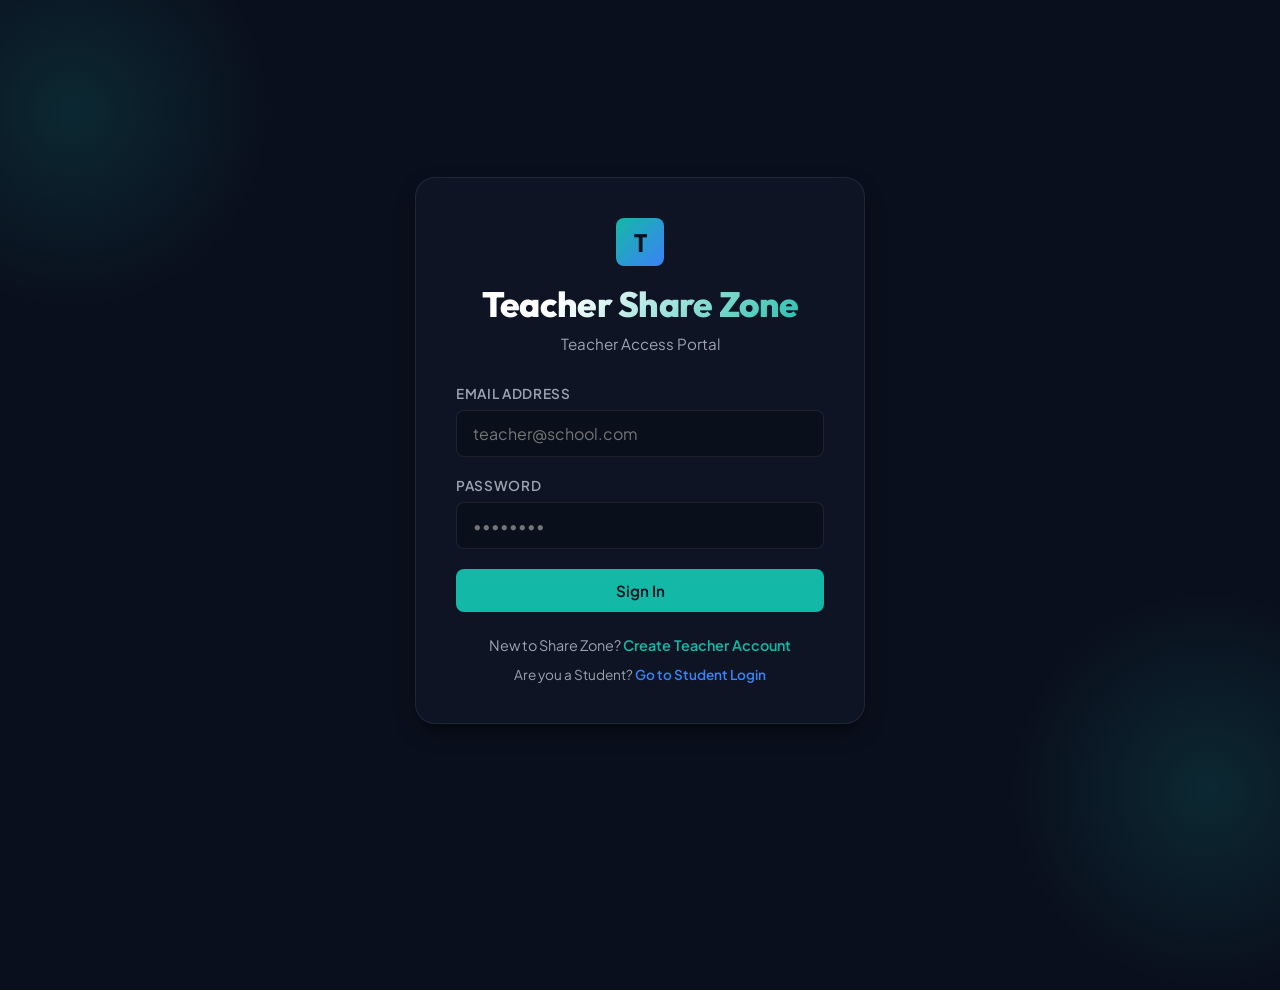
<file: index.html>
<!DOCTYPE html>
<html lang="en">
<head>
  <meta charset="UTF-8">
  <meta name="viewport" content="width=device-width, initial-scale=1.0">
  <title>Teacher Share Zone - Portal</title>
  <link rel="stylesheet" href="css/styles.css">
</head>
<body>
  <div class="auth-wrapper">
    <div class="auth-container glass-card" id="auth-card">
      <div class="logo-icon" style="margin: 0 auto 16px; width: 48px; height: 48px; font-size: 1.5rem;">T</div>
      <h1 class="auth-logo">Teacher Share Zone</h1>
      <p class="auth-subtitle" id="auth-subtitle">Teacher Access Portal</p>

      <form id="auth-form" onsubmit="handleAuth(event)">
        <div class="form-group">
          <label class="form-label" for="email">Email Address</label>
          <input class="form-input" type="email" id="email" required placeholder="teacher@school.com">
        </div>
        <div class="form-group">
          <label class="form-label" for="password">Password</label>
          <input class="form-input" type="password" id="password" required placeholder="••••••••">
        </div>
        <button class="btn btn-primary btn-block" type="submit" id="submit-btn">
          <span>Sign In</span>
          <div class="spinner" id="btn-spinner" style="display: none; width: 18px; height: 18px; border-width: 2px;"></div>
        </button>
      </form>

      <div class="auth-switch">
        <span id="switch-text">New to Share Zone?</span>
        <a href="#" id="switch-link" onclick="toggleAuthMode(event)">Create Teacher Account</a>
      </div>

      <div class="auth-switch" style="margin-top: 12px; font-size: 0.85rem;">
        <span>Are you a Student?</span>
        <a href="student-login.html" style="color: var(--accent-blue);">Go to Student Login</a>
      </div>
    </div>
  </div>

  <div class="toast-container" id="toast-container"></div>

  <!-- Scripts -->
  <script src="js/supabase-client.js"></script>
  <script>
    let isSignUp = false;

    // Toast message helper
    function showToast(message, type = 'success') {
      const container = document.getElementById('toast-container');
      const toast = document.createElement('div');
      toast.className = `toast toast-${type}`;
      toast.innerHTML = `
        <span>${message}</span>
      `;
      container.appendChild(toast);
      
      // trigger slide-in
      setTimeout(() => toast.classList.add('active'), 10);
      
      // auto-dismiss
      setTimeout(() => {
        toast.classList.remove('active');
        setTimeout(() => toast.remove(), 300);
      }, 3500);
    }

    // Toggle between login and signup modes
    function toggleAuthMode(e) {
      if (e) e.preventDefault();
      isSignUp = !isSignUp;
      
      const subtitle = document.getElementById('auth-subtitle');
      const submitBtn = document.getElementById('submit-btn').querySelector('span');
      const switchText = document.getElementById('switch-text');
      const switchLink = document.getElementById('switch-link');
      
      if (isSignUp) {
        subtitle.textContent = "Create Teacher Account";
        submitBtn.textContent = "Register Account";
        switchText.textContent = "Already have an account?";
        switchLink.textContent = "Sign In instead";
      } else {
        subtitle.textContent = "Teacher Access Portal";
        submitBtn.textContent = "Sign In";
        switchText.textContent = "New to Share Zone?";
        switchLink.textContent = "Create Teacher Account";
      }
    }

    // Handle Auth Submission
    async function handleAuth(e) {
      e.preventDefault();
      const email = document.getElementById('email').value.trim();
      const password = document.getElementById('password').value;
      const submitBtn = document.getElementById('submit-btn');
      const spinner = document.getElementById('btn-spinner');
      
      // Show loading
      submitBtn.disabled = true;
      spinner.style.display = 'block';
      
      try {
        if (isSignUp) {
          await db.signUp(email, password);
          showToast("Registration successful! Logging in...", "success");
          setTimeout(() => {
            window.location.href = 'teacher-dashboard.html';
          }, 1000);
        } else {
          await db.signIn(email, password);
          showToast("Logged in successfully!", "success");
          setTimeout(() => {
            window.location.href = 'teacher-dashboard.html';
          }, 1000);
        }
      } catch (err) {
        showToast(err.message || "Authentication failed", "error");
        submitBtn.disabled = false;
        spinner.style.display = 'none';
      }
    }

    // Redirect if already logged in
    window.addEventListener('DOMContentLoaded', () => {
      if (db.isLoggedIn()) {
        window.location.href = 'teacher-dashboard.html';
      }
    });
  </script>
</body>
</html>
</file>
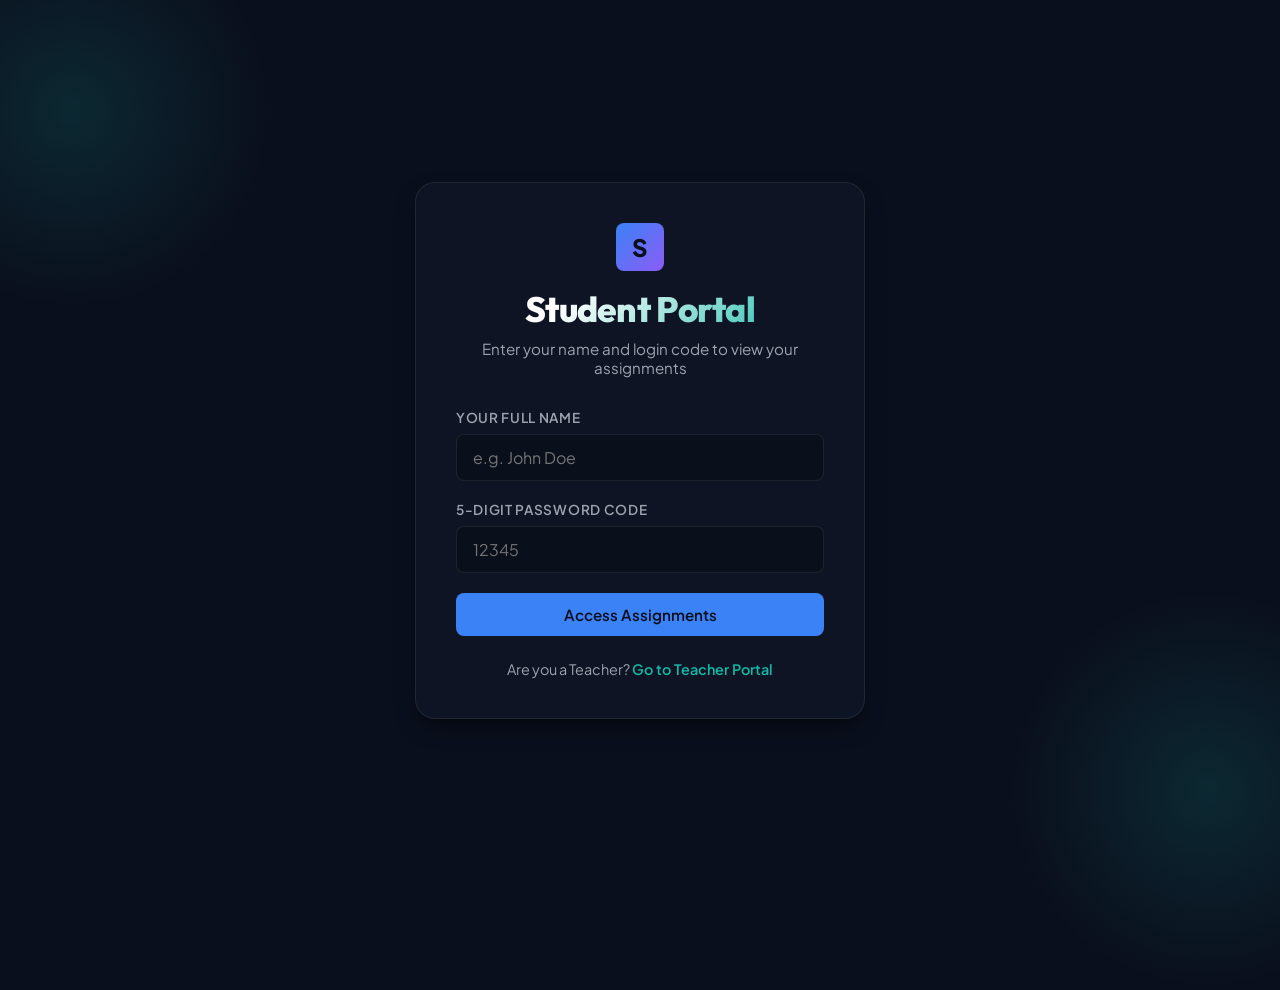
<file: student-login.html>
<!DOCTYPE html>
<html lang="en">
<head>
  <meta charset="UTF-8">
  <meta name="viewport" content="width=device-width, initial-scale=1.0">
  <title>Teacher Share Zone - Student Login</title>
  <link rel="stylesheet" href="css/styles.css">
</head>
<body>
  <div class="auth-wrapper">
    <div class="auth-container glass-card">
      <div class="logo-icon" style="margin: 0 auto 16px; width: 48px; height: 48px; background: linear-gradient(135deg, var(--accent-blue), var(--accent-purple)); font-size: 1.5rem;">S</div>
      <h1 class="auth-logo">Student Portal</h1>
      <p class="auth-subtitle">Enter your name and login code to view your assignments</p>

      <form id="student-login-form" onsubmit="handleStudentLogin(event)">
        <div class="form-group">
          <label class="form-label" for="student-name">Your Full Name</label>
          <input class="form-input" type="text" id="student-name" required placeholder="e.g. John Doe">
        </div>
        <div class="form-group">
          <label class="form-label" for="student-password">5-Digit Password Code</label>
          <input class="form-input" type="password" id="student-password" required maxlength="5" pattern="\d{5}" placeholder="12345" inputmode="numeric">
        </div>
        <button class="btn btn-primary btn-block" type="submit" id="submit-btn" style="background: var(--accent-blue);">
          <span>Access Assignments</span>
          <div class="spinner" id="btn-spinner" style="display: none; width: 18px; height: 18px; border-width: 2px; border-top-color: var(--accent-blue);"></div>
        </button>
      </form>

      <div class="auth-switch">
        <span>Are you a Teacher?</span>
        <a href="index.html" style="color: var(--accent-teal);">Go to Teacher Portal</a>
      </div>
    </div>
  </div>

  <div class="toast-container" id="toast-container"></div>

  <!-- Scripts -->
  <script src="js/supabase-client.js"></script>
  <script>
    function showToast(message, type = 'success') {
      const container = document.getElementById('toast-container');
      const toast = document.createElement('div');
      toast.className = `toast toast-${type}`;
      toast.innerHTML = `<span>${message}</span>`;
      container.appendChild(toast);
      setTimeout(() => toast.classList.add('active'), 10);
      setTimeout(() => {
        toast.classList.remove('active');
        setTimeout(() => toast.remove(), 300);
      }, 3500);
    }

    async function handleStudentLogin(e) {
      if (e) e.preventDefault();
      const name = document.getElementById('student-name').value.trim();
      const password = document.getElementById('student-password').value.trim();
      const submitBtn = document.getElementById('submit-btn');
      const spinner = document.getElementById('btn-spinner');

      submitBtn.disabled = true;
      spinner.style.display = 'block';

      try {
        // Find student in DB by name and password
        // The RLS policy allows public read of students for verification
        const nameEncoded = encodeURIComponent(name);
        const students = await db.request(`/rest/v1/students?name=ilike.${nameEncoded}&password=eq.${password}`);
        const student = students[0];

        if (!student) {
          throw new Error("Invalid student name or password code. Please check spelling.");
        }

        // Store credentials in localStorage for session handling
        localStorage.setItem('student.session', JSON.stringify({
          id: student.id,
          name: student.name,
          class_id: student.class_id
        }));

        showToast("Access granted! Opening student viewer...", "success");
        setTimeout(() => {
          window.location.href = 'student-view.html';
        }, 1000);
      } catch (err) {
        showToast(err.message || "Student login failed", "error");
        submitBtn.disabled = false;
        spinner.style.display = 'none';
      }
    }

    // Auto-login via Direct URL params
    // Format: student-login.html?token=OBFUSCATED_TOKEN or student-login.html?name=John%20Doe&code=12345
    window.addEventListener('DOMContentLoaded', () => {
      const params = new URLSearchParams(window.location.search);
      const token = params.get('token');
      const name = params.get('name');
      const code = params.get('code');

      if (token) {
        const decrypted = window.deobfuscateParams(token);
        if (decrypted && decrypted.studentName && decrypted.password) {
          document.getElementById('student-name').value = decrypted.studentName;
          document.getElementById('student-password').value = decrypted.password;
          handleStudentLogin();
        }
      } else if (name && code) {
        document.getElementById('student-name').value = name;
        document.getElementById('student-password').value = code;
        handleStudentLogin();
      }
    });
  </script>
</body>
</html>
</file>
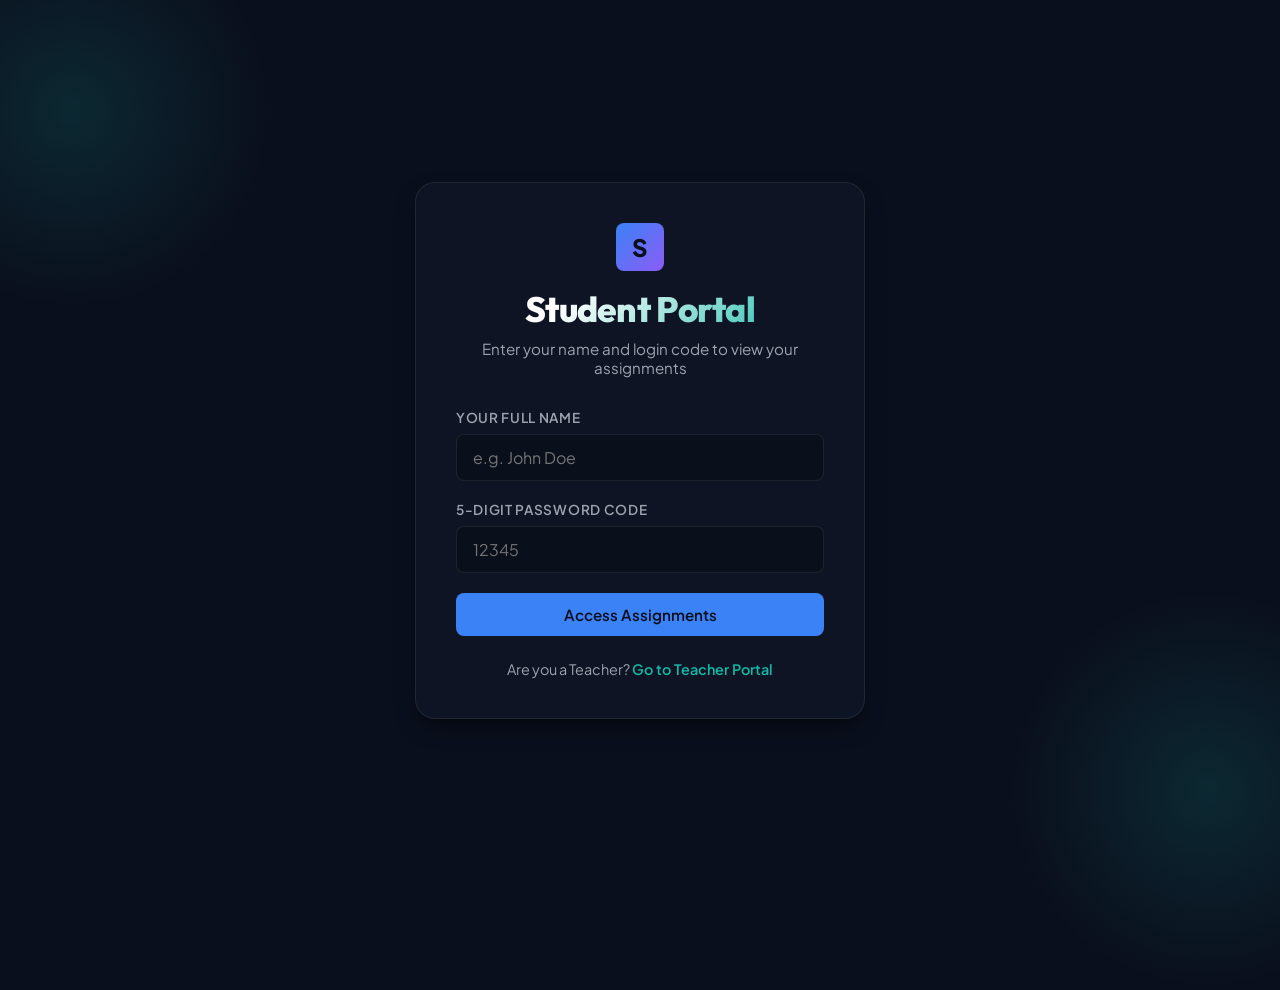
<file: student-view.html>
<!DOCTYPE html>
<html lang="en">
<head>
  <meta charset="UTF-8">
  <meta name="viewport" content="width=device-width, initial-scale=1.0">
  <title>Student Portal - Teacher Share Zone</title>
  <link rel="stylesheet" href="css/styles.css">
  <link rel="stylesheet" href="https://cdnjs.cloudflare.com/ajax/libs/font-awesome/6.4.0/css/all.min.css">
  <style>
    /* Upload Confirmation Modal */
    .confirm-overlay {
      position: fixed; inset: 0; z-index: 9999;
      background: rgba(0,0,0,0.7); backdrop-filter: blur(6px);
      display: flex; align-items: center; justify-content: center;
      animation: fadeIn 0.2s ease;
    }
    .confirm-dialog {
      background: var(--bg-secondary); border: 1px solid var(--border-primary);
      border-radius: 16px; padding: 28px; max-width: 560px; width: 92%;
      max-height: 80vh; overflow-y: auto; box-shadow: 0 20px 60px rgba(0,0,0,0.5);
    }
    .confirm-dialog h3 { font-family: var(--font-display); margin-bottom: 16px; }
    .confirm-preview-grid {
      display: grid; grid-template-columns: repeat(auto-fill, minmax(100px, 1fr));
      gap: 10px; margin: 16px 0;
    }
    .confirm-preview-item {
      position: relative; border-radius: 10px; overflow: hidden;
      border: 1px solid var(--border-primary); aspect-ratio: 1;
    }
    .confirm-preview-item img {
      width: 100%; height: 100%; object-fit: cover;
    }
    .confirm-preview-item .page-badge {
      position: absolute; bottom: 4px; right: 4px;
      background: rgba(0,0,0,0.7); color: #fff;
      font-size: 0.65rem; padding: 2px 6px; border-radius: 6px;
    }
    .confirm-actions {
      display: flex; gap: 12px; justify-content: flex-end; margin-top: 20px;
    }

    /* Create Group Modal */
    .create-group-overlay {
      position: fixed; inset: 0; z-index: 9999;
      background: rgba(0,0,0,0.7); backdrop-filter: blur(6px);
      display: flex; align-items: center; justify-content: center;
      animation: fadeIn 0.2s ease;
    }
    .create-group-dialog {
      background: var(--bg-secondary); border: 1px solid var(--border-primary);
      border-radius: 16px; padding: 28px; max-width: 440px; width: 92%;
      box-shadow: 0 20px 60px rgba(0,0,0,0.5);
    }
    .create-group-dialog h3 { font-family: var(--font-display); margin-bottom: 16px; }
    .create-group-dialog input {
      width: 100%; padding: 12px 16px; border-radius: 10px;
      border: 1px solid var(--border-primary); background: var(--bg-tertiary);
      color: var(--text-primary); font-size: 1rem; margin-bottom: 16px;
      outline: none; transition: border-color 0.2s;
    }
    .create-group-dialog input:focus { border-color: var(--accent-blue); }

    /* Student-created badge */
    .badge-student-group {
      background: linear-gradient(135deg, var(--accent-blue), var(--accent-purple));
      color: #fff; font-size: 0.65rem; padding: 3px 8px; border-radius: 8px;
      display: inline-block; margin-top: 4px;
    }
  </style>
</head>
<body style="background-color: var(--bg-primary);">

  <!-- Student Header -->
  <header class="student-header">
    <div style="display: flex; align-items: center; gap: 12px;">
      <div class="logo-icon" style="background: linear-gradient(135deg, var(--accent-blue), var(--accent-purple));">S</div>
      <div>
        <h2 style="font-family: var(--font-display); font-size: 1.25rem;" id="student-welcome-name">Student Portal</h2>
        <span style="font-size: 0.85rem; color: var(--text-secondary);" id="student-class-badge">Class</span>
      </div>
    </div>
    <button class="btn btn-secondary btn-sm" onclick="studentLogout()">
      <i class="fa-solid fa-right-from-bracket"></i> Exit Portal
    </button>
  </header>

  <!-- Main View -->
  <main class="main-content" style="max-width: 1200px;">
    <!-- Group Cards View -->
    <div id="groups-list-view">
      <div style="display: flex; align-items: center; justify-content: space-between; margin-bottom: 24px; flex-wrap: wrap; gap: 12px;">
        <h2 style="font-family: var(--font-display);">Your Shared Assignments</h2>
        <button class="btn btn-primary btn-sm" id="create-group-btn" style="display: none; background: var(--accent-blue);" onclick="openCreateGroupModal()">
          <i class="fa-solid fa-folder-plus"></i> Create Image Group
        </button>
      </div>
      <div class="grid" id="shared-groups-grid">
        <!-- Filled dynamically -->
      </div>
    </div>

    <!-- Gallery Detail View (images inside selected group) -->
    <div id="gallery-detail-view" style="display: none;">
      <div style="display: flex; align-items: center; justify-content: space-between; margin-bottom: 24px; flex-wrap: wrap; gap: 12px;">
        <div style="display: flex; align-items: center; gap: 16px;">
          <button class="btn btn-secondary btn-sm" onclick="goBackToGroups()">
            <i class="fa-solid fa-arrow-left"></i> Back to Assignments
          </button>
          <h2 id="gallery-group-title" style="font-family: var(--font-display);">Assignment Details</h2>
        </div>
        <div id="student-upload-section" style="display: none;">
          <input type="file" id="student-file-input" accept="image/*" multiple style="display: none;" onchange="handleStudentFileSelect(event)">
          <button class="btn btn-primary btn-sm" onclick="document.getElementById('student-file-input').click()" style="background: var(--accent-blue);">
            <i class="fa-solid fa-upload"></i> Upload Your Work
          </button>
        </div>
      </div>

      <div id="student-upload-progress" style="display: none; margin-bottom: 24px; padding: 16px;" class="glass-card">
        <div style="display: flex; justify-content: space-between; margin-bottom: 8px; font-size: 0.9rem;">
          <span id="student-upload-status">Uploading image...</span>
          <span id="student-upload-percent">0%</span>
        </div>
        <div style="background: var(--bg-tertiary); height: 8px; border-radius: 4px; overflow: hidden;">
          <div id="student-upload-progress-bar" style="background: var(--accent-blue); height: 100%; width: 0%; transition: width 0.1s ease;"></div>
        </div>
      </div>

      <div class="image-gallery-grid" id="gallery-images-grid">
        <!-- Thumbnails of assignment images -->
      </div>
    </div>
  </main>

  <!-- Fullscreen Student Zoom & Annotation Viewer Modal -->
  <div class="annotation-modal" id="student-viewer-modal" style="display: none; background: #000;">
    <div class="annotation-toolbar">
      <div class="tool-group">
        <button class="btn btn-secondary btn-sm" onclick="closeStudentViewer()">
          <i class="fa-solid fa-xmark"></i> Close Viewer
        </button>
        <span id="viewer-image-index" style="color: var(--text-secondary); font-size: 0.9rem;">Image 1 of 1</span>
      </div>

      <!-- Zoom and reset controls -->
      <div class="tool-group">
        <button class="tool-btn" onclick="zoomViewer.zoom = Math.min(zoomViewer.zoom + 0.2, 4); zoomViewer.applyTransform();" title="Zoom In">
          <i class="fa-solid fa-magnifying-glass-plus"></i>
        </button>
        <button class="tool-btn" onclick="zoomViewer.zoom = Math.max(zoomViewer.zoom - 0.2, 0.5); zoomViewer.applyTransform();" title="Zoom Out">
          <i class="fa-solid fa-magnifying-glass-minus"></i>
        </button>
        <button class="tool-btn" onclick="zoomViewer.reset()" title="Reset Zoom">
          <i class="fa-solid fa-expand"></i>
        </button>
      </div>

      <!-- Prev / Next navigation -->
      <div class="tool-group">
        <button class="btn btn-secondary btn-sm" onclick="navigateImage(-1)" id="btn-prev-img">
          <i class="fa-solid fa-chevron-left"></i> Prev
        </button>
        <button class="btn btn-secondary btn-sm" onclick="navigateImage(1)" id="btn-next-img">
          Next <i class="fa-solid fa-chevron-right"></i>
        </button>
      </div>
    </div>

    <!-- Viewer viewport container -->
    <div class="viewer-main" id="viewer-viewport">
      <!-- Target of Zoom & Pan -->
      <div class="viewer-image-container" id="viewer-pan-target">
        <img class="viewer-image" id="viewer-img" src="" alt="assignment image">
        <canvas class="viewer-canvas" id="viewer-overlay-canvas"></canvas>
      </div>
    </div>
  </div>

  <div class="toast-container" id="toast-container"></div>

  <!-- Scripts -->
  <script src="js/supabase-client.js"></script>
  <script src="js/cloudinary-upload.js"></script>
  <script src="js/annotation-engine.js"></script>
  <script>
    let studentSession = null;
    let sharedGroups = [];
    let currentImages = [];
    let currentImageIndex = 0;
    let zoomViewer = null;
    let currentViewingGroup = null;
    let pendingUploadFiles = []; // files waiting for confirmation

    function showToast(message, type = 'success') {
      const container = document.getElementById('toast-container');
      const toast = document.createElement('div');
      toast.className = `toast toast-${type}`;
      toast.innerHTML = `<span>${message}</span>`;
      container.appendChild(toast);
      setTimeout(() => toast.classList.add('active'), 10);
      setTimeout(() => {
        toast.classList.remove('active');
        setTimeout(() => toast.remove(), 300);
      }, 3500);
    }

    // ───────── Auth & Init ─────────
    window.addEventListener('DOMContentLoaded', () => {
      studentSession = JSON.parse(localStorage.getItem('student.session'));
      if (!studentSession) {
        window.location.href = 'student-login.html';
        return;
      }

      document.getElementById('student-welcome-name').textContent = studentSession.name;
      loadSharedGroups();
      checkStudentNotifications();
      checkUploadPermissions();
    });

    function studentLogout() {
      localStorage.removeItem('student.session');
      window.location.href = 'student-login.html';
    }

    // Check if this student is allowed to upload and show the create group button
    async function checkUploadPermissions() {
      try {
        const studentDetails = await db.getStudentDetails(studentSession.id);
        const info = studentDetails[0];
        const classEnabled = info.classes?.student_uploads_enabled !== false;
        const studentEnabled = info.uploads_enabled !== false;
        if (classEnabled && studentEnabled) {
          document.getElementById('create-group-btn').style.display = 'inline-flex';
        }
      } catch (e) {
        console.error("Failed to check upload permissions", e);
      }
    }

    // Check notifications for student updates
    async function checkStudentNotifications() {
      try {
        const notifs = await db.getNotifications(null, studentSession.id);
        if (notifs.length > 0) {
          showToast("New corrections or assignment updates available!", "info");
          await db.markNotificationsAsRead(null, studentSession.id);
        }
      } catch (e) {
        console.error("Failed to check notifications", e);
      }
    }

    // ───────── Load Groups with IndexedDB Caching ─────────
    async function loadSharedGroups(forceRefresh = false) {
      const grid = document.getElementById('shared-groups-grid');
      grid.innerHTML = '<div class="spinner" style="margin: 0 auto; grid-column: 1/-1;"></div>';

      try {
        // Try cache first (1 minute TTL)
        if (!forceRefresh) {
          const cached = await cacheManager.getCachedGroups(studentSession.id, 60000);
          if (cached && cached.length > 0) {
            sharedGroups = cached;
            renderGroupCards();
            // Background refresh to detect changes
            refreshGroupsInBackground();
            return;
          }
        }

        // Fetch fresh from DB
        sharedGroups = await db.getSharedImageGroupsForStudent(studentSession.id);
        await cacheManager.cacheGroups(studentSession.id, sharedGroups);
        renderGroupCards();
      } catch (err) {
        showToast("Error loading assignments: " + err.message, "error");
        // Try to show stale cache if network fails
        const stale = await cacheManager.getCachedGroups(studentSession.id, Infinity);
        if (stale && stale.length > 0) {
          sharedGroups = stale;
          renderGroupCards();
          showToast("Showing cached data (offline mode)", "info");
        }
      }
    }

    // Silently refresh groups in background and update if changed
    async function refreshGroupsInBackground() {
      try {
        const fresh = await db.getSharedImageGroupsForStudent(studentSession.id);
        const changed = JSON.stringify(fresh.map(g => g.id).sort()) !== JSON.stringify(sharedGroups.map(g => g.id).sort());
        if (changed) {
          sharedGroups = fresh;
          await cacheManager.cacheGroups(studentSession.id, sharedGroups);
          renderGroupCards();
        }
      } catch (e) {
        // Silent fail for background refresh
      }
    }

    function renderGroupCards() {
      const grid = document.getElementById('shared-groups-grid');
      grid.innerHTML = '';

      if (sharedGroups.length === 0) {
        grid.innerHTML = `
          <div class="glass-card" style="grid-column: 1/-1; padding: 40px; text-align: center; color: var(--text-secondary);">
            <i class="fa-solid fa-folder-open" style="font-size: 3rem; margin-bottom: 16px; color: var(--accent-blue);"></i>
            <h3>No assignments shared with you yet</h3>
            <p style="margin-top: 8px;">Check back later or ask your teacher for a shared link.</p>
          </div>
        `;
        return;
      }

      sharedGroups.forEach(group => {
        const card = document.createElement('div');
        card.className = 'glass-card class-card';
        card.onclick = () => viewGroupDetails(group);

        const isStudentGroup = group.uploaded_by === 'student';
        const badge = isStudentGroup
          ? '<span class="badge-student-group"><i class="fa-solid fa-user-pen" style="margin-right: 4px;"></i>Your Group</span>'
          : '';

        card.innerHTML = `
          <div class="class-card-header">
            <h3 class="class-card-title" style="color: var(--accent-blue);">${group.name}</h3>
          </div>
          <div class="class-card-stats">
            <span>Shared on: ${new Date(group.created_at).toLocaleDateString()}</span>
            ${badge}
          </div>
          <button class="btn btn-secondary btn-block btn-sm">
            <i class="fa-solid fa-images"></i> View Images
          </button>
        `;
        grid.appendChild(card);
      });
    }

    // ───────── Create Group Modal ─────────
    function openCreateGroupModal() {
      const overlay = document.createElement('div');
      overlay.className = 'create-group-overlay';
      overlay.id = 'create-group-overlay';
      overlay.innerHTML = `
        <div class="create-group-dialog">
          <h3><i class="fa-solid fa-folder-plus" style="color: var(--accent-blue); margin-right: 8px;"></i>Create New Image Group</h3>
          <p style="color: var(--text-secondary); margin-bottom: 16px; font-size: 0.9rem;">
            Create a group to organize and upload your work for your teacher to review.
          </p>
          <input type="text" id="new-group-name-input" placeholder="Enter group name (e.g. Homework 5)" autofocus>
          <div class="confirm-actions">
            <button class="btn btn-secondary btn-sm" onclick="closeCreateGroupModal()">Cancel</button>
            <button class="btn btn-primary btn-sm" style="background: var(--accent-blue);" onclick="submitCreateGroup()">
              <i class="fa-solid fa-plus"></i> Create
            </button>
          </div>
        </div>
      `;
      document.body.appendChild(overlay);

      // Focus the input
      setTimeout(() => document.getElementById('new-group-name-input').focus(), 100);

      // Enter key support
      document.getElementById('new-group-name-input').addEventListener('keydown', (e) => {
        if (e.key === 'Enter') submitCreateGroup();
      });
    }

    function closeCreateGroupModal() {
      const overlay = document.getElementById('create-group-overlay');
      if (overlay) overlay.remove();
    }

    async function submitCreateGroup() {
      const nameInput = document.getElementById('new-group-name-input');
      const name = nameInput.value.trim();
      if (!name) {
        showToast("Please enter a group name", "error");
        return;
      }

      try {
        const [group] = await db.createStudentImageGroup(
          studentSession.class_id,
          studentSession.id,
          name
        );
        showToast(`Group "${name}" created successfully!`);
        closeCreateGroupModal();
        // Clear cache and reload
        await cacheManager.clear('groups');
        await loadSharedGroups(true);
      } catch (err) {
        showToast("Failed to create group: " + err.message, "error");
      }
    }

    // ───────── View Group Details with Caching ─────────
    async function viewGroupDetails(group) {
      currentViewingGroup = group;
      document.getElementById('groups-list-view').style.display = 'none';
      document.getElementById('gallery-detail-view').style.display = 'block';
      document.getElementById('gallery-group-title').textContent = group.name;

      const grid = document.getElementById('gallery-images-grid');
      grid.innerHTML = '<div class="spinner" style="margin: 0 auto; grid-column: 1/-1;"></div>';

      // Check upload permissions
      try {
        const studentDetails = await db.getStudentDetails(studentSession.id);
        const studentInfo = studentDetails[0];
        const classUploadsEnabled = studentInfo.classes?.student_uploads_enabled !== false;
        const studentUploadsEnabled = studentInfo.uploads_enabled !== false;

        const uploadSec = document.getElementById('student-upload-section');
        if (classUploadsEnabled && studentUploadsEnabled) {
          uploadSec.style.display = 'block';
          uploadSec.dataset.groupId = group.id;
        } else {
          uploadSec.style.display = 'none';
        }
      } catch (e) {
        console.error("Failed to check upload permissions", e);
      }

      try {
        // Try cache first
        const cached = await cacheManager.getCachedImages(group.id, 60000);
        if (cached) {
          currentImages = cached;
          renderGalleryImages();
          // Background refresh
          refreshImagesInBackground(group.id);
        } else {
          currentImages = await db.getImages(group.id);
          await cacheManager.cacheImages(group.id, currentImages);
          renderGalleryImages();
        }
      } catch (err) {
        showToast("Error loading images: " + err.message, "error");
      }
    }

    // Silently refresh images in background
    async function refreshImagesInBackground(groupId) {
      try {
        const fresh = await db.getImages(groupId);
        const changed = JSON.stringify(fresh.map(i => i.id)) !== JSON.stringify(currentImages.map(i => i.id));
        if (changed) {
          currentImages = fresh;
          await cacheManager.cacheImages(groupId, currentImages);
          renderGalleryImages();
        }
      } catch (e) { /* silent */ }
    }

    function renderGalleryImages() {
      const grid = document.getElementById('gallery-images-grid');
      grid.innerHTML = '';

      if (currentImages.length === 0) {
        grid.innerHTML = '<p style="grid-column: 1/-1; color: var(--text-secondary);">No images in this assignment.</p>';
        return;
      }

      currentImages.forEach((img, idx) => {
        const card = document.createElement('div');
        card.className = 'glass-card gallery-thumbnail-card';
        card.onclick = () => openStudentViewer(idx);

        const tag = img.uploaded_by === 'student' ? '<span class="badge badge-teal" style="position: absolute; top: 4px; left: 4px; font-size: 0.65rem; padding: 2px 6px; z-index: 10;">Uploaded by You</span>' : '';

        // Use sort_order for display, fallback to idx+1
        const pageNum = img.sort_order || (idx + 1);

        // Lazy loading
        card.innerHTML = `
          ${tag}
          <img src="${img.original_url}" alt="assignment page" loading="lazy">
          <div class="gallery-card-overlay">
            <span style="font-size: 0.85rem; font-weight: 600;">Page ${pageNum}</span>
          </div>
        `;
        grid.appendChild(card);
      });
    }

    // ───────── Upload Confirmation Dialog ─────────
    function handleStudentFileSelect(e) {
      const files = Array.from(e.target.files || []);
      if (files.length === 0) return;

      // Validate files before showing confirmation
      const allowedTypes = ['image/jpeg', 'image/png', 'image/webp', 'image/jpg'];
      for (const file of files) {
        if (!allowedTypes.includes(file.type)) {
          showToast(`File "${file.name}" format is not supported. Please upload JPG, PNG, or WEBP.`, "error");
          e.target.value = '';
          return;
        }
        if (file.size > 5 * 1024 * 1024) {
          showToast(`File "${file.name}" exceeds the 5MB size limit.`, "error");
          e.target.value = '';
          return;
        }
      }

      pendingUploadFiles = files;
      showUploadConfirmation(files);
    }

    function showUploadConfirmation(files) {
      // Calculate what page numbers they'll get
      let maxSort = 0;
      if (currentImages.length > 0) {
        maxSort = Math.max(...currentImages.map(i => i.sort_order || 0));
      }

      const overlay = document.createElement('div');
      overlay.className = 'confirm-overlay';
      overlay.id = 'upload-confirm-overlay';

      let previewsHTML = '';
      const previewPromises = [];

      files.forEach((file, idx) => {
        const pageNum = maxSort + idx + 1;
        const tempId = `preview-img-${idx}`;
        previewsHTML += `
          <div class="confirm-preview-item">
            <img id="${tempId}" alt="${file.name}">
            <span class="page-badge">Page ${pageNum}</span>
          </div>
        `;
      });

      overlay.innerHTML = `
        <div class="confirm-dialog">
          <h3><i class="fa-solid fa-cloud-arrow-up" style="color: var(--accent-blue); margin-right: 8px;"></i>Confirm Upload</h3>
          <p style="color: var(--text-secondary); font-size: 0.9rem; margin-bottom: 4px;">
            You are about to upload <strong>${files.length}</strong> image${files.length > 1 ? 's' : ''}.
            Please review before confirming.
          </p>
          <div class="confirm-preview-grid">
            ${previewsHTML}
          </div>
          <p style="color: var(--text-secondary); font-size: 0.8rem;">
            <i class="fa-solid fa-circle-info" style="margin-right: 4px;"></i>
            Pages will be numbered starting from Page ${maxSort + 1}
          </p>
          <div class="confirm-actions">
            <button class="btn btn-secondary btn-sm" onclick="cancelUploadConfirmation()">Cancel</button>
            <button class="btn btn-primary btn-sm" style="background: var(--accent-blue);" onclick="confirmAndUpload()">
              <i class="fa-solid fa-check"></i> Confirm & Upload
            </button>
          </div>
        </div>
      `;

      document.body.appendChild(overlay);

      // Render thumbnails from file blobs
      files.forEach((file, idx) => {
        const reader = new FileReader();
        reader.onload = (e) => {
          const imgEl = document.getElementById(`preview-img-${idx}`);
          if (imgEl) imgEl.src = e.target.result;
        };
        reader.readAsDataURL(file);
      });
    }

    function cancelUploadConfirmation() {
      const overlay = document.getElementById('upload-confirm-overlay');
      if (overlay) overlay.remove();
      pendingUploadFiles = [];
      document.getElementById('student-file-input').value = '';
    }

    async function confirmAndUpload() {
      const overlay = document.getElementById('upload-confirm-overlay');
      if (overlay) overlay.remove();

      const files = pendingUploadFiles;
      pendingUploadFiles = [];

      if (files.length === 0) return;

      const groupId = document.getElementById('student-upload-section').dataset.groupId;
      if (!groupId) return;

      const progressContainer = document.getElementById('student-upload-progress');
      const progressBar = document.getElementById('student-upload-progress-bar');
      const progressPercent = document.getElementById('student-upload-percent');
      const statusText = document.getElementById('student-upload-status');

      progressContainer.style.display = 'block';

      try {
        // Get the current max sort_order to continue page numbering
        let maxSort = await db.getMaxSortOrder(groupId);

        for (let i = 0; i < files.length; i++) {
          const file = files[i];
          maxSort++;

          statusText.textContent = `Uploading file ${i + 1} of ${files.length}: ${file.name}`;
          progressBar.style.width = '0%';
          progressPercent.textContent = '0%';

          // Upload to Cloudinary
          const result = await uploadToCloudinary(file, (percent) => {
            progressBar.style.width = `${percent}%`;
            progressPercent.textContent = `${percent}%`;
          });

          // Add to Supabase with correct sort_order
          await db.addImage(groupId, result.url, result.public_id, 'student', maxSort);

          // Notify teacher (only once for batch)
          if (i === 0) {
            const studentDetails = await db.getStudentDetails(studentSession.id);
            const classInfo = studentDetails[0]?.classes;
            if (classInfo?.teacher_id) {
              await db.createNotification(classInfo.teacher_id, null, `Student ${studentSession.name} uploaded ${files.length} image${files.length > 1 ? 's' : ''} to assignment group`);
            }
          }
        }

        showToast("Work uploaded successfully!");
        // Invalidate cache and reload
        await cacheManager.cacheImages(groupId, null);
        if (currentViewingGroup) {
          await viewGroupDetails(currentViewingGroup);
        }
      } catch (err) {
        showToast(err.message || "Failed to upload file", "error");
      } finally {
        progressContainer.style.display = 'none';
        document.getElementById('student-file-input').value = '';
      }
    }

    function goBackToGroups() {
      document.getElementById('groups-list-view').style.display = 'block';
      document.getElementById('gallery-detail-view').style.display = 'none';
      currentViewingGroup = null;
    }

    // ───────── Fullscreen Viewer ─────────
    function openStudentViewer(index) {
      currentImageIndex = index;
      document.getElementById('student-viewer-modal').style.display = 'flex';
      
      // Setup touch zoom/pan behavior
      zoomViewer = new ZoomPanViewer('viewer-viewport', 'viewer-pan-target');
      
      loadImageIntoViewer();

      // resize support
      window.onresize = () => {
        if (currentImages[currentImageIndex]) {
          renderOverlayCanvas();
        }
      };
    }

    function closeStudentViewer() {
      document.getElementById('student-viewer-modal').style.display = 'none';
      zoomViewer = null;
      window.onresize = null;
    }

    function loadImageIntoViewer() {
      const img = currentImages[currentImageIndex];
      const viewerImg = document.getElementById('viewer-img');
      const canvas = document.getElementById('viewer-overlay-canvas');
      
      zoomViewer.reset();
      
      const pageNum = img.sort_order || (currentImageIndex + 1);
      document.getElementById('viewer-image-index').textContent = `Page ${pageNum} of ${currentImages.length}`;

      // Set button states
      document.getElementById('btn-prev-img').disabled = currentImageIndex === 0;
      document.getElementById('btn-next-img').disabled = currentImageIndex === currentImages.length - 1;

      // Render static annotations as dynamic overlay
      viewerImg.src = img.original_url;
      renderStaticAnnotations(canvas, img.original_url, img.annotations || []);
    }

    function renderOverlayCanvas() {
      const canvas = document.getElementById('viewer-overlay-canvas');
      const img = currentImages[currentImageIndex];
      renderStaticAnnotations(canvas, img.original_url, img.annotations || []);
    }

    function navigateImage(direction) {
      const targetIndex = currentImageIndex + direction;
      if (targetIndex >= 0 && targetIndex < currentImages.length) {
        currentImageIndex = targetIndex;
        loadImageIntoViewer();
      }
    }
  </script>
</body>
</html>
</file>
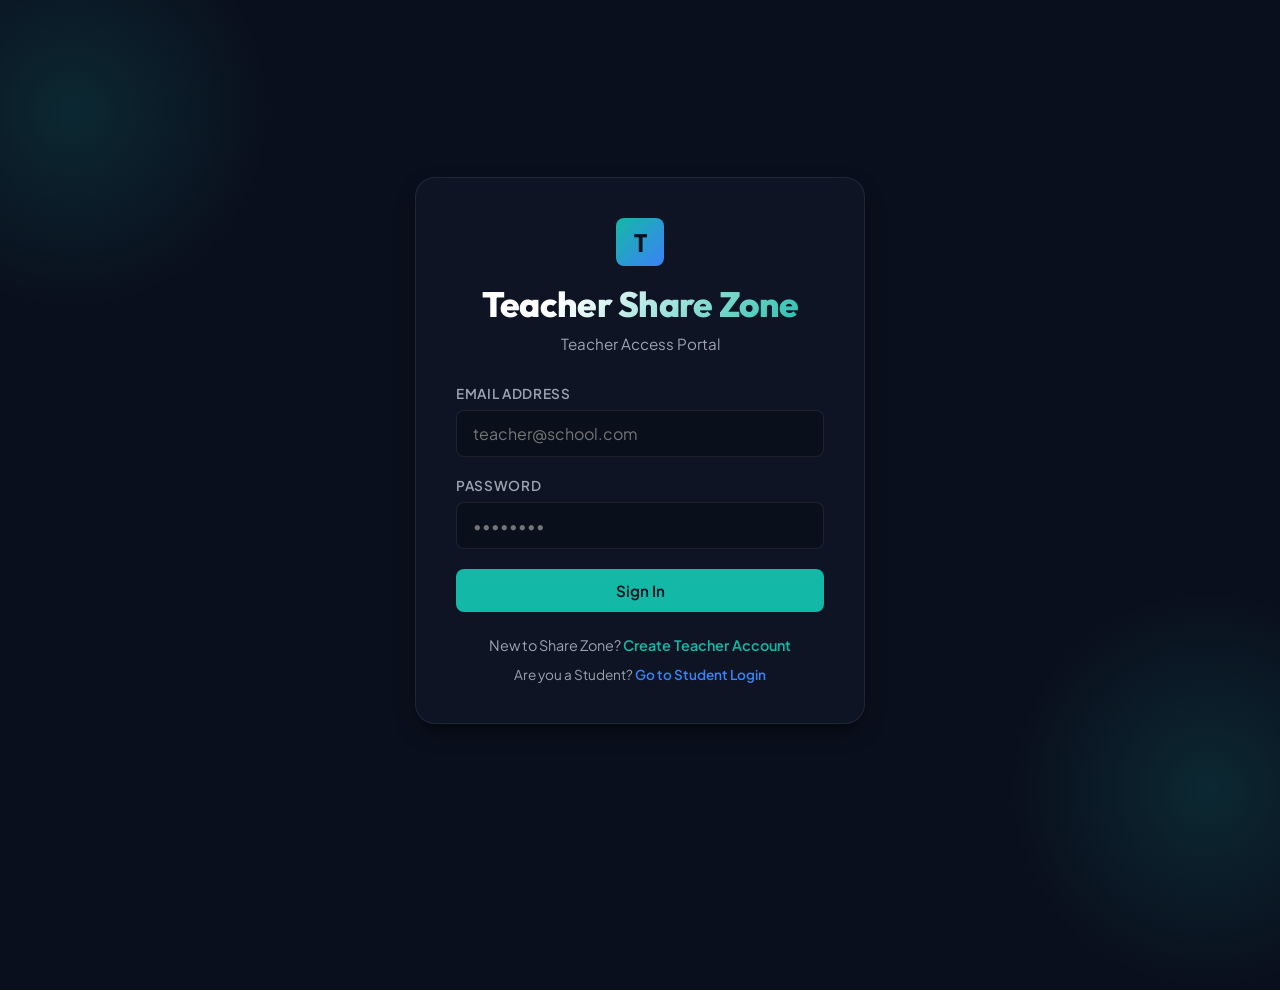
<file: teacher-dashboard.html>
<!DOCTYPE html>
<html lang="en">
<head>
  <meta charset="UTF-8">
  <meta name="viewport" content="width=device-width, initial-scale=1.0">
  <title>Teacher Dashboard - Teacher Share Zone</title>
  <link rel="stylesheet" href="css/styles.css">
  <link rel="stylesheet" href="https://cdnjs.cloudflare.com/ajax/libs/font-awesome/6.4.0/css/all.min.css">
</head>
<body>
  <div class="dashboard-wrapper">
    <!-- Sidebar -->
    <aside class="sidebar">
      <div class="sidebar-header" style="display: flex; align-items: center; width: 100%;">
        <div class="logo-icon">T</div>
        <span class="logo-text">Share Zone</span>
        <div id="notif-bell" onclick="showNotificationsModal()" style="margin-left: auto; cursor: pointer; position: relative; padding: 4px; color: var(--text-secondary);">
          <i class="fa-solid fa-bell"></i>
          <span id="notif-count" style="position: absolute; top: -5px; right: -5px; background: var(--accent-rose); color: white; border-radius: 50%; font-size: 0.65rem; padding: 2px 5px; display: none;">0</span>
        </div>
      </div>
      <ul class="nav-menu">
        <li class="nav-item active" id="nav-classes" onclick="switchTab('classes')">
          <a href="#"><i class="fa-solid fa-graduation-cap"></i> My Classes</a>
        </li>
        <li class="nav-item" id="nav-upload" onclick="switchTab('upload')">
          <a href="#"><i class="fa-solid fa-cloud-arrow-up"></i> Upload & Share</a>
        </li>
      </ul>
      <div class="sidebar-footer">
        <div style="font-size: 0.85rem; color: var(--text-secondary); margin-bottom: 12px; word-break: break-all;" id="teacher-email"></div>
        <button class="btn btn-secondary btn-block btn-sm" onclick="handleLogout()">
          <i class="fa-solid fa-right-from-bracket"></i> Sign Out
        </button>
      </div>
    </aside>

    <!-- Main Content Area -->
    <main class="main-content">
      <!-- Tab: Classes -->
      <section id="tab-classes-content">
        <div class="content-header">
          <div>
            <h1 class="content-title">My Classes</h1>
            <p class="content-subtitle">Manage your classes, students, and generate access links</p>
          </div>
          <button class="btn btn-primary" onclick="openModal('class-modal')">
            <i class="fa-solid fa-plus"></i> Add Class
          </button>
        </div>

        <div class="grid" id="classes-grid">
          <!-- Dynamically filled with classes -->
        </div>
      </section>

      <!-- Tab: Upload & Share -->
      <section id="tab-upload-content" style="display: none;">
        <div class="content-header">
          <div>
            <h1 class="content-title">Upload & Share Work</h1>
            <p class="content-subtitle">Select a student, upload work, and apply custom annotations</p>
          </div>
        </div>

        <div class="glass-card" style="padding: 32px; max-width: 800px; margin: 0 auto;">
          <div class="form-group">
            <label class="form-label" for="select-class">1. Select Class</label>
            <select class="form-input" id="select-class" onchange="onClassSelected()">
              <option value="">-- Choose Class --</option>
            </select>
          </div>

          <div class="form-group">
            <label class="form-label" for="select-student">2. Select Student</label>
            <select class="form-input" id="select-student" disabled>
              <option value="">-- Choose Student --</option>
            </select>
          </div>

          <div class="form-group">
            <label class="form-label" for="group-name">3. Image Group / Assignment Name</label>
            <input class="form-input" type="text" id="group-name" placeholder="e.g. Unit 3 Math Homework">
          </div>

          <label class="form-label">4. Upload Student Work Images</label>
          <div class="upload-zone" id="drop-zone" onclick="document.getElementById('file-input').click()">
            <input type="file" id="file-input" multiple accept="image/*" style="display: none;" onchange="handleFileSelect(event)">
            <i class="fa-solid fa-cloud-arrow-up upload-icon"></i>
            <h3>Drag & Drop images here</h3>
            <p style="color: var(--text-secondary); margin-top: 8px;">or click to browse from device</p>
          </div>

          <div id="upload-progress-container" style="display: none; margin-bottom: 24px;">
            <div style="display: flex; justify-content: space-between; margin-bottom: 8px; font-size: 0.9rem;">
              <span id="upload-status-text">Uploading to Cloudinary...</span>
              <span id="upload-percentage">0%</span>
            </div>
            <div style="background: var(--bg-tertiary); height: 8px; border-radius: 4px; overflow: hidden;">
              <div id="upload-progress-bar" style="background: var(--accent-teal); height: 100%; width: 0%; transition: width 0.1s ease;"></div>
            </div>
          </div>

          <div id="image-group-preview-container" style="display: none;">
            <div style="display: flex; justify-content: space-between; align-items: center; margin-bottom: 12px;">
              <h4 style="font-family: var(--font-display);">Uploaded Images <span id="img-count-badge" class="badge badge-teal">0 images</span></h4>
              <button class="btn btn-secondary btn-sm" onclick="document.getElementById('file-input').click()">
                <i class="fa-solid fa-plus"></i> Add More Images
              </button>
            </div>
            <div class="image-grid-preview" id="image-previews"></div>
            
            <div style="display: flex; justify-content: flex-end; gap: 12px; margin-top: 32px;">
              <button class="btn btn-secondary" onclick="resetUploadForm()">Clear</button>
              <button class="btn btn-primary" onclick="shareCreatedGroup()" id="btn-share-group">
                <i class="fa-solid fa-share-nodes"></i> Share with Student
              </button>
            </div>
          </div>
        </div>
      </section>
    </main>
  </div>

  <!-- Class Modal -->
  <div class="modal-overlay" id="class-modal">
    <div class="modal-content glass-card">
      <div class="modal-header">
        <h3 style="font-size: 1.4rem;">Add New Class</h3>
        <button class="modal-close" onclick="closeModal('class-modal')">&times;</button>
      </div>
      <form onsubmit="handleCreateClass(event)">
        <div class="form-group">
          <label class="form-label" for="new-class-name">Class Name</label>
          <input class="form-input" type="text" id="new-class-name" required placeholder="e.g. 5th Grade Algebra">
        </div>
        <div style="display: flex; justify-content: flex-end; gap: 12px; margin-top: 24px;">
          <button class="btn btn-secondary btn-sm" type="button" onclick="closeModal('class-modal')">Cancel</button>
          <button class="btn btn-primary btn-sm" type="submit">Create Class</button>
        </div>
      </form>
    </div>
  </div>

  <!-- Student Modal -->
  <div class="modal-overlay" id="student-modal">
    <div class="modal-content glass-card">
      <div class="modal-header">
        <h3 style="font-size: 1.4rem;">Add Student to <span id="modal-class-name"></span></h3>
        <button class="modal-close" onclick="closeModal('student-modal')">&times;</button>
      </div>
      <form onsubmit="handleCreateStudent(event)">
        <input type="hidden" id="modal-class-id">
        <div class="form-group">
          <label class="form-label" for="new-student-name">Student Full Name</label>
          <input class="form-input" type="text" id="new-student-name" required placeholder="e.g. John Doe">
        </div>
        <div style="display: flex; justify-content: flex-end; gap: 12px; margin-top: 24px;">
          <button class="btn btn-secondary btn-sm" type="button" onclick="closeModal('student-modal')">Cancel</button>
          <button class="btn btn-primary btn-sm" type="submit">Add Student</button>
        </div>
      </form>
    </div>
  </div>

  <!-- Student Work Modal (Drill-down) -->
  <div class="modal-overlay" id="student-work-modal">
    <div class="modal-content glass-card" style="max-width: 800px; width: 90%;">
      <div class="modal-header">
        <h3 style="font-size: 1.4rem;">Work for <span id="work-modal-student-name"></span></h3>
        <button class="modal-close" onclick="closeModal('student-work-modal')">&times;</button>
      </div>
      <div class="modal-body" id="student-work-container" style="max-height: 60vh; overflow-y: auto; padding-top: 16px;">
        <div style="text-align: center; color: var(--text-secondary); padding: 20px;">Loading work...</div>
      </div>
    </div>
  </div>

  <!-- Notifications Modal -->
  <div class="modal-overlay" id="notif-modal">
    <div class="modal-content glass-card" style="max-width: 500px; width: 90%;">
      <div class="modal-header">
        <h3 style="font-size: 1.4rem;"><i class="fa-solid fa-bell"></i> Student Uploads & Activity</h3>
        <button class="modal-close" onclick="closeModal('notif-modal')">&times;</button>
      </div>
      <div class="modal-body" id="notif-container" style="max-height: 50vh; overflow-y: auto; padding-top: 16px;">
        <div style="text-align: center; color: var(--text-secondary); padding: 20px;">No new notifications.</div>
      </div>
    </div>
  </div>

  <!-- Fullscreen Annotation Tool Modal -->
  <div class="annotation-modal" id="annotation-tool-modal" style="display: none;">
    <div class="annotation-toolbar">
      <div class="tool-group">
        <span style="font-family: var(--font-display); font-weight: 700; font-size: 1.1rem; color: #fff;" id="annotating-filename">Annotate Work</span>
      </div>
      
      <!-- Brush, Text, Erase, Select, Pan tools -->
      <div class="tool-group">
        <button class="tool-btn active" id="tool-draw" onclick="setTool('draw')" title="Draw Tool">
          <i class="fa-solid fa-pencil"></i>
        </button>
        <button class="tool-btn" id="tool-text" onclick="setTool('text')" title="Add Text">
          <i class="fa-solid fa-font"></i>
        </button>
        <button class="tool-btn" id="tool-erase" onclick="setTool('erase')" title="Eraser">
          <i class="fa-solid fa-eraser"></i>
        </button>
        <button class="tool-btn" id="tool-select" onclick="setTool('select')" title="Select Tool">
          <i class="fa-solid fa-square-check"></i>
        </button>
        <button class="tool-btn" id="tool-navigate" onclick="setTool('navigate')" title="Move/Pan (Navigate)">
          <i class="fa-solid fa-hand"></i>
        </button>
      </div>

      <!-- Color swatches -->
      <div class="tool-group color-picker-wrapper">
        <span>Color:</span>
        <div class="color-swatch active" style="background: #ef4444;" onclick="setColor('#ef4444', this)"></div>
        <div class="color-swatch" style="background: #10b981;" onclick="setColor('#10b981', this)"></div>
        <div class="color-swatch" style="background: #3b82f6;" onclick="setColor('#3b82f6', this)"></div>
        <div class="color-swatch" style="background: #f59e0b;" onclick="setColor('#f59e0b', this)"></div>
        <div class="color-swatch" style="background: #ffffff;" onclick="setColor('#ffffff', this)"></div>
      </div>

      <!-- Sizing & Zoom -->
      <div class="tool-group" style="color: var(--text-secondary); font-size: 0.85rem;">
        <span>Size:</span>
        <input class="size-slider" type="range" min="2" max="24" value="6" id="brush-size-slider" oninput="setBrushSize(this.value)">
        <span id="brush-size-val" style="margin-right: 12px;">6px</span>
        
        <span>Zoom:</span>
        <input class="size-slider" type="range" min="100" max="400" value="100" step="10" id="zoom-slider" oninput="setZoom(this.value)">
        <span id="zoom-val">100%</span>
      </div>

      <!-- Undo/Redo & Saves -->
      <div class="tool-group">
        <button class="tool-btn" onclick="annotator.undo()" title="Undo"><i class="fa-solid fa-rotate-left"></i></button>
        <button class="tool-btn" onclick="annotator.redo()" title="Redo"><i class="fa-solid fa-rotate-right"></i></button>
        <button class="tool-btn" onclick="annotator.clearSelected()" title="Delete Selected" style="color: var(--accent-rose);"><i class="fa-solid fa-trash"></i></button>
        <button class="tool-btn" onclick="annotator.clear()" title="Clear All"><i class="fa-solid fa-trash-can"></i></button>
        
        <button class="btn btn-secondary btn-sm" onclick="saveAnnotations(true)" style="margin-left: 12px; background: rgba(59, 130, 246, 0.2); border: 1px solid var(--accent-blue); color: var(--accent-blue);">
          <i class="fa-solid fa-floppy-disk"></i> Save Draft
        </button>
        <button class="btn btn-primary btn-sm" onclick="saveAnnotations(false)" style="margin-left: 12px;">
          <i class="fa-solid fa-paper-plane"></i> Publish & Exit
        </button>
      </div>
    </div>

    <div class="canvas-container" id="canvas-scroll-area">
      <div id="annotation-engine-wrapper">
        <!-- AnnotationEngine builds its own bg+overlay canvases here -->
      </div>
    </div>
  </div>

  <div class="toast-container" id="toast-container"></div>

  <!-- Scripts -->
  <script src="js/supabase-client.js"></script>
  <script src="js/cloudinary-upload.js"></script>
  <script src="js/annotation-engine.js"></script>
  
  <script>
    let activeTab = 'classes';
    let classes = [];
    let students = [];
    let currentUploadGroup = null;
    let annotatingImageId = null;
    let annotator = null;
    let currentWorkStudentId = null;
    let currentWorkStudentName = null;
    let initialAnnotationsString = null;

    // Toast alerts helper
    function showToast(message, type = 'success') {
      const container = document.getElementById('toast-container');
      const toast = document.createElement('div');
      toast.className = `toast toast-${type}`;
      toast.innerHTML = `<span>${message}</span>`;
      container.appendChild(toast);
      setTimeout(() => toast.classList.add('active'), 10);
      setTimeout(() => {
        toast.classList.remove('active');
        setTimeout(() => toast.remove(), 300);
      }, 3500);
    }

    // Auth Protection
    window.addEventListener('DOMContentLoaded', async () => {
      if (!db.isLoggedIn()) {
        window.location.href = 'index.html';
        return;
      }
      document.getElementById('teacher-email').textContent = db.user.email;
      await loadClasses();
      await checkNotifications();
      // Poll notifications every 30 seconds
      setInterval(checkNotifications, 30000);
    });

    function handleLogout() {
      db.signOut();
      window.location.href = 'index.html';
    }

    // Modal Utilities
    function openModal(id) {
      document.getElementById(id).classList.add('active');
    }
    function closeModal(id) {
      document.getElementById(id).classList.remove('active');
    }

    // Switch between dashboard menus
    async function switchTab(tab) {
      document.getElementById(`nav-${activeTab}`).classList.remove('active');
      document.getElementById(`tab-${activeTab}-content`).style.display = 'none';
      
      activeTab = tab;
      document.getElementById(`nav-${activeTab}`).classList.add('active');
      document.getElementById(`tab-${activeTab}-content`).style.display = 'block';

      if (tab === 'classes') {
        await loadClasses();
      } else if (tab === 'upload') {
        populateUploadClassDropdown();
      }
    }

    // Load Classes from Supabase
    async function loadClasses() {
      try {
        classes = await db.getClasses();
        const grid = document.getElementById('classes-grid');
        grid.innerHTML = '';

        if (classes.length === 0) {
          grid.innerHTML = `
            <div class="glass-card" style="grid-column: 1/-1; padding: 40px; text-align: center; color: var(--text-secondary);">
              <i class="fa-solid fa-folder-open" style="font-size: 3rem; margin-bottom: 16px; color: var(--accent-teal);"></i>
              <h3>No classes created yet</h3>
              <p style="margin-top: 8px;">Create a class to start adding students.</p>
            </div>
          `;
          return;
        }

        for (const cls of classes) {
          const classStudents = await db.getStudents(cls.id);
          const studentRows = classStudents.map(student => {
            const token = window.obfuscateParams(cls.id, student.name, student.password);
            const loginUrl = `${window.location.origin}/student-login.html?token=${token}`;
            const uploadsAllowed = student.uploads_enabled !== false;
            return `
              <div class="student-row" onclick="openStudentWorkModal('${student.id}', '${student.name.replace(/'/g, "\\'")}')" style="cursor: pointer;" title="View Student Work">
                <div class="student-info">
                  <h4>${student.name}</h4>
                  <p>Access Code: <strong>${student.password}</strong></p>
                </div>
                <div class="student-actions" onclick="event.stopPropagation()">
                  <button class="btn btn-secondary btn-sm" onclick="copyToClipboard('${loginUrl}', event)" title="Copy Direct Portal URL">
                    <i class="fa-solid fa-link"></i> Link
                  </button>
                  <button class="btn btn-secondary btn-sm" onclick="toggleStudentBan('${student.id}', ${uploadsAllowed}, event)" title="${uploadsAllowed ? 'Ban Student Uploads' : 'Allow Student Uploads'}" style="color: ${uploadsAllowed ? 'var(--accent-teal)' : 'var(--accent-rose)'}; border-color: ${uploadsAllowed ? 'rgba(20,184,166,0.2)' : 'rgba(244,63,94,0.2)'}; background: ${uploadsAllowed ? 'rgba(20,184,166,0.05)' : 'rgba(244,63,94,0.05)'};">
                    <i class="fa-solid ${uploadsAllowed ? 'fa-circle-check' : 'fa-ban'}"></i>
                  </button>
                  <button class="btn btn-secondary btn-sm" style="color: var(--accent-rose);" onclick="deleteStudent('${student.id}', event)">
                    <i class="fa-solid fa-trash-can"></i>
                  </button>
                </div>
              </div>
            `;
          }).join('');

          const uploadsClassEnabled = cls.student_uploads_enabled !== false;

          const card = document.createElement('div');
          card.className = 'glass-card class-card';
          card.innerHTML = `
            <div class="class-card-header">
              <h3 class="class-card-title">${cls.name}</h3>
              <button class="btn btn-secondary btn-sm" style="color: var(--accent-rose);" onclick="deleteClass('${cls.id}', event)">
                <i class="fa-solid fa-trash-can"></i> Class
              </button>
            </div>
            <div class="class-card-stats" style="display: flex; justify-content: space-between; align-items: center; margin-bottom: 12px;">
              <span><i class="fa-solid fa-user-group"></i> ${classStudents.length} Students</span>
              <label style="font-size: 0.85rem; color: var(--text-secondary); display: flex; align-items: center; gap: 6px; cursor: pointer;">
                <input type="checkbox" ${uploadsClassEnabled ? 'checked' : ''} onchange="toggleStudentUploads('${cls.id}', this.checked)" style="width: auto; height: auto; cursor: pointer;"> Student Uploads
              </label>
            </div>
            <button class="btn btn-secondary btn-block btn-sm" onclick="showAddStudentModal('${cls.id}', '${cls.name}', event)">
              <i class="fa-solid fa-user-plus"></i> Add Student
            </button>
            <div class="student-list">
              ${studentRows || '<p style="color: var(--text-muted); font-size: 0.85rem; text-align: center; padding: 12px 0;">No students in this class yet.</p>'}
            </div>
          `;
          grid.appendChild(card);
        }
      } catch (err) {
        showToast("Error loading classes: " + err.message, "error");
      }
    }

    async function handleCreateClass(e) {
      e.preventDefault();
      const nameInput = document.getElementById('new-class-name');
      const name = nameInput.value.trim();
      
      try {
        await db.createClass(name);
        nameInput.value = '';
        closeModal('class-modal');
        showToast("Class created successfully!");
        await loadClasses();
      } catch (err) {
        showToast("Error creating class: " + err.message, "error");
      }
    }

    async function deleteClass(classId, e) {
      e.stopPropagation();
      if (!confirm("Are you sure you want to delete this class? This will delete all its students and assignments!")) return;
      try {
        await db.deleteClass(classId);
        showToast("Class deleted successfully.");
        await loadClasses();
      } catch (err) {
        showToast("Error deleting class: " + err.message, "error");
      }
    }

    function showAddStudentModal(classId, className, e) {
      e.stopPropagation();
      document.getElementById('modal-class-id').value = classId;
      document.getElementById('modal-class-name').textContent = className;
      document.getElementById('new-student-name').value = '';
      openModal('student-modal');
    }

    async function handleCreateStudent(e) {
      e.preventDefault();
      const classId = document.getElementById('modal-class-id').value;
      const nameInput = document.getElementById('new-student-name');
      const name = nameInput.value.trim();
      
      // Auto generate random 5-digit number
      const password = Math.floor(10000 + Math.random() * 90000).toString();

      try {
        await db.createStudent(classId, name, password);
        nameInput.value = '';
        closeModal('student-modal');
        showToast(`Student added with login code: ${password}`);
        await loadClasses();
      } catch (err) {
        showToast("Error adding student: " + err.message, "error");
      }
    }

    async function deleteStudent(studentId, e) {
      e.stopPropagation();
      if (!confirm("Are you sure you want to delete this student?")) return;
      try {
        await db.deleteStudent(studentId);
        showToast("Student deleted.");
        await loadClasses();
      } catch (err) {
        showToast("Error deleting student: " + err.message, "error");
      }
    }

    function copyToClipboard(text, e) {
      e.stopPropagation();
      navigator.clipboard.writeText(text).then(() => {
        showToast("Direct portal link copied to clipboard!");
      }).catch(err => {
        showToast("Failed to copy link: " + err.message, "error");
      });
    }

    // View student work from Classes tab - Lazy Loaded
    async function openStudentWorkModal(studentId, studentName) {
      currentWorkStudentId = studentId;
      currentWorkStudentName = studentName;
      document.getElementById('work-modal-student-name').textContent = studentName;
      openModal('student-work-modal');
      
      const container = document.getElementById('student-work-container');
      container.innerHTML = '<div style="text-align: center; color: var(--text-secondary); padding: 40px;"><i class="fa-solid fa-spinner fa-spin fa-2x"></i><p style="margin-top: 12px;">Loading work...</p></div>';

      try {
        const groups = await db.getImageGroups(studentId);
        if (groups.length === 0) {
          container.innerHTML = `
            <div style="text-align: center; color: var(--text-secondary); padding: 40px;">
              <i class="fa-solid fa-folder-open" style="font-size: 3rem; margin-bottom: 16px; color: var(--accent-teal);"></i>
              <h3>No work uploaded yet</h3>
              <p style="margin-top: 8px;">Upload work for this student in the "Upload & Share" tab.</p>
            </div>
          `;
          return;
        }

        container.innerHTML = '';
        
        for (const group of groups) {
          const groupDiv = document.createElement('div');
          groupDiv.className = 'glass-card';
          groupDiv.style.marginBottom = '20px';
          groupDiv.style.padding = '20px';
          groupDiv.innerHTML = `
            <div style="display: flex; justify-content: space-between; align-items: center; cursor: pointer;" onclick="toggleGroupExpand('${group.id}', this.parentElement)">
              <div style="display: flex; align-items: center; gap: 12px;" onclick="event.stopPropagation()">
                <h4 style="font-family: var(--font-display); font-size: 1.2rem; color: var(--accent-teal); margin: 0;">${group.name}</h4>
                <button onclick="deleteImageGroup('${group.id}', event)" title="Delete entire group" style="background: none; border: none; color: var(--accent-rose); cursor: pointer; padding: 4px; font-size: 1rem;"><i class="fa-solid fa-trash-can"></i></button>
              </div>
              <div style="display: flex; align-items: center; gap: 10px;" onclick="event.stopPropagation()">
                <span style="font-size: 0.85rem; color: var(--text-secondary);">${new Date(group.created_at).toLocaleDateString()}</span>
                <span class="badge ${group.shared ? 'badge-teal' : 'badge-secondary'}" style="font-size: 0.75rem;">${group.shared ? 'Sent' : 'Draft'}</span>
                <button onclick="openAddImagesToGroup('${group.id}', event)" title="Add images to this group" style="background: rgba(20,184,166,0.15); border: 1px solid var(--accent-teal); color: var(--accent-teal); cursor: pointer; padding: 4px 10px; border-radius: 6px; font-size: 0.8rem; display: flex; align-items: center; gap: 5px;"><i class="fa-solid fa-plus"></i> Add Images</button>
                <button class="expand-btn" onclick="toggleGroupExpand('${group.id}', this.parentElement.parentElement)" style="background: none; border: none; color: white; cursor: pointer; font-size: 1rem;"><i class="fa-solid fa-chevron-down"></i></button>
              </div>
            </div>
            <div class="image-grid-preview" style="display: none; grid-template-columns: repeat(auto-fill, minmax(120px, 1fr)); gap: 12px; margin-top: 16px; border-top: 1px solid rgba(255,255,255,0.1); padding-top: 16px;"></div>
          `;
          
          container.appendChild(groupDiv);
        }
      } catch (err) {
        container.innerHTML = `<div style="text-align: center; color: var(--accent-rose); padding: 40px;">Error loading work: ${err.message}</div>`;
      }
    }

    async function toggleGroupExpand(groupId, parentEl) {
      const gridDiv = parentEl.querySelector('.image-grid-preview');
      const expandBtn = parentEl.querySelector('.expand-btn i');
      
      if (gridDiv.style.display === 'none') {
        gridDiv.style.display = 'grid';
        expandBtn.className = 'fa-solid fa-chevron-up';
        
        if (!gridDiv.dataset.loaded) {
          gridDiv.innerHTML = '<div style="grid-column: 1/-1; text-align: center; color: var(--text-secondary); padding: 20px;"><i class="fa-solid fa-spinner fa-spin"></i> Loading images...</div>';
          try {
            const images = await db.getImages(groupId);
            gridDiv.innerHTML = '';
            
            if (images.length === 0) {
              gridDiv.innerHTML = '<p style="grid-column: 1/-1; color: var(--text-secondary); font-size: 0.9rem; padding: 10px;">No images in this group.</p>';
            } else {
              images.forEach(img => {
                const thumb = document.createElement('div');
                thumb.className = 'preview-thumb';
                thumb.style.cursor = 'pointer';
                thumb.title = 'Click to Annotate';
                
                // Show indicator if uploaded by student
                const tag = img.uploaded_by === 'student' ? '<span class="badge badge-teal" style="position: absolute; top: 4px; left: 4px; font-size: 0.6rem; padding: 1px 4px;">Student Upload</span>' : '';
                
                thumb.innerHTML = `
                  <img src="${img.original_url}" alt="work">
                  ${tag}
                  <div style="position: absolute; bottom: 0; left: 0; right: 0; background: rgba(0,0,0,0.6); color: white; display: flex; justify-content: space-between; align-items: center; font-size: 0.75rem; padding: 4px 8px;">
                    <span><i class="fa-solid fa-pencil"></i> Edit</span>
                    <button onclick="deleteGroupImage('${img.id}', event)" title="Delete image" style="background: none; border: none; color: var(--accent-rose); cursor: pointer; padding: 0;"><i class="fa-solid fa-trash-can"></i></button>
                  </div>
                `;
                
                thumb.onclick = () => {
                  openAnnotator(img.id, img.original_url, img.draft_annotations || img.annotations);
                };
                gridDiv.appendChild(thumb);
              });
            }
            gridDiv.dataset.loaded = 'true';
          } catch (err) {
            gridDiv.innerHTML = `<p style="grid-column: 1/-1; color: var(--accent-rose); font-size: 0.9rem; padding: 10px;">Error: ${err.message}</p>`;
          }
        }
      } else {
        gridDiv.style.display = 'none';
        expandBtn.className = 'fa-solid fa-chevron-down';
      }
    }

    // Hidden file input for adding images to an existing group in the student work modal
    let addingToGroupId = null;
    (function () {
      const inp = document.createElement('input');
      inp.type = 'file';
      inp.id = 'add-to-group-file-input';
      inp.accept = 'image/*';
      inp.multiple = true;
      inp.style.display = 'none';
      inp.addEventListener('change', handleAddImagesToGroup);
      document.body.appendChild(inp);
    })();

    function openAddImagesToGroup(groupId, e) {
      if (e) e.stopPropagation();
      addingToGroupId = groupId;
      document.getElementById('add-to-group-file-input').value = '';
      document.getElementById('add-to-group-file-input').click();
    }

    async function handleAddImagesToGroup(e) {
      const files = e.target.files;
      if (!files || files.length === 0 || !addingToGroupId) return;

      showToast(`Uploading ${files.length} image${files.length > 1 ? 's' : ''}...`);
      try {
        for (let i = 0; i < files.length; i++) {
          const result = await uploadToCloudinary(files[i], null);
          await db.addImage(addingToGroupId, result.url, result.public_id);
        }
        showToast(`${files.length} image${files.length > 1 ? 's' : ''} added successfully!`);
        // Refresh the student work modal
        if (currentWorkStudentId) {
          openStudentWorkModal(currentWorkStudentId, currentWorkStudentName);
        }
      } catch (err) {
        showToast('Upload failed: ' + err.message, 'error');
      }
      addingToGroupId = null;
    }

    // Populate dropdowns on Upload Screen
    function populateUploadClassDropdown() {
      const clsSelect = document.getElementById('select-class');
      clsSelect.innerHTML = '<option value="">-- Choose Class --</option>';
      
      classes.forEach(c => {
        const opt = document.createElement('option');
        opt.value = c.id;
        opt.textContent = c.name;
        clsSelect.appendChild(opt);
      });

      document.getElementById('select-student').disabled = true;
      document.getElementById('select-student').innerHTML = '<option value="">-- Choose Student --</option>';
    }

    async function onClassSelected() {
      const classId = document.getElementById('select-class').value;
      const studentSelect = document.getElementById('select-student');
      studentSelect.innerHTML = '<option value="">-- Choose Student --</option>';

      if (!classId) {
        studentSelect.disabled = true;
        return;
      }

      try {
        const classStudents = await db.getStudents(classId);
        classStudents.forEach(s => {
          const opt = document.createElement('option');
          opt.value = s.id;
          opt.textContent = s.name;
          studentSelect.appendChild(opt);
        });
        studentSelect.disabled = false;
      } catch (err) {
        showToast("Error loading students: " + err.message, "error");
      }
    }

    // File selection & Cloudinary upload handling
    async function handleFileSelect(e) {
      const files = e.target.files;
      if (!files || files.length === 0) return;

      const classId = document.getElementById('select-class').value;
      const studentId = document.getElementById('select-student').value;
      const groupName = document.getElementById('group-name').value.trim();

      if (!classId || !studentId || !groupName) {
        showToast("Please select Class, Student, and enter an Assignment Name first!", "error");
        return;
      }

      // 1. Create the Image Group first if not created already
      try {
        if (!currentUploadGroup) {
          const [group] = await db.createImageGroup(classId, studentId, groupName);
          currentUploadGroup = group;
        }

        // Show uploading progress layout
        const progressContainer = document.getElementById('upload-progress-container');
        const progressBar = document.getElementById('upload-progress-bar');
        const progressPercentage = document.getElementById('upload-percentage');
        const statusText = document.getElementById('upload-status-text');

        progressContainer.style.display = 'block';

        for (let i = 0; i < files.length; i++) {
          const file = files[i];
          statusText.textContent = `Uploading file ${i + 1} of ${files.length}: ${file.name}`;
          progressBar.style.width = '0%';
          progressPercentage.textContent = '0%';

          // Upload to Cloudinary
          const result = await uploadToCloudinary(file, (percent) => {
            progressBar.style.width = `${percent}%`;
            progressPercentage.textContent = `${percent}%`;
          });

          // Add image metadata to Supabase group
          await db.addImage(currentUploadGroup.id, result.url, result.public_id);
        }

        progressContainer.style.display = 'none';
        showToast("All images uploaded successfully!");
        
        // Load previews
        await refreshImagePreviews();

      } catch (err) {
        showToast("Upload failed: " + err.message, "error");
        document.getElementById('upload-progress-container').style.display = 'none';
      }
    }

    // Refresh previews of current upload group
    async function refreshImagePreviews() {
      if (!currentUploadGroup) return;

      try {
        const images = await db.getImages(currentUploadGroup.id);
        const container = document.getElementById('image-group-preview-container');
        const previewsDiv = document.getElementById('image-previews');
        
        previewsDiv.innerHTML = '';
        container.style.display = 'block';

        // Update image count badge
        const badge = document.getElementById('img-count-badge');
        if (badge) badge.textContent = `${images.length} image${images.length !== 1 ? 's' : ''}`;

        images.forEach(img => {
          const thumb = document.createElement('div');
          thumb.className = 'preview-thumb';
          thumb.style.cursor = 'pointer';
          thumb.title = 'Click to annotate';
          thumb.onclick = () => openAnnotator(img.id, img.original_url, img.draft_annotations || img.annotations);
          thumb.innerHTML = `
            <img src="${img.original_url}" alt="work">
            <div class="thumb-actions">
              <button class="thumb-btn" onclick="deleteGroupImage('${img.id}', event)" title="Delete image">
                <i class="fa-solid fa-trash-can"></i>
              </button>
            </div>
          `;
          previewsDiv.appendChild(thumb);
        });
      } catch (err) {
        showToast("Error loading previews: " + err.message, "error");
      }
    }

    async function deleteGroupImage(imageId, e) {
      if (e) e.stopPropagation();
      if (!confirm("Are you sure you want to delete this image?")) return;
      try {
        await db.deleteImage(imageId);
        showToast("Image deleted.");
        
        if (document.getElementById('student-work-modal').style.display !== 'none' && currentWorkStudentId) {
          openStudentWorkModal(currentWorkStudentId, currentWorkStudentName);
        } else if (currentUploadGroup) {
          await refreshImagePreviews();
        }
      } catch (err) {
        showToast("Failed to delete image: " + err.message, "error");
      }
    }

    async function deleteImageGroup(groupId, e) {
      if (e) e.stopPropagation();
      if (!confirm("Are you sure you want to delete this entire assignment group? This cannot be undone.")) return;
      try {
        await db.deleteImageGroup(groupId);
        showToast("Assignment group deleted.");
        if (document.getElementById('student-work-modal').style.display !== 'none' && currentWorkStudentId) {
          openStudentWorkModal(currentWorkStudentId, currentWorkStudentName);
        }
      } catch (err) {
        showToast("Failed to delete assignment: " + err.message, "error");
      }
    }

    function resetUploadForm() {
      currentUploadGroup = null;
      document.getElementById('group-name').value = '';
      document.getElementById('image-group-preview-container').style.display = 'none';
      document.getElementById('image-previews').innerHTML = '';
      document.getElementById('file-input').value = '';
    }

    async function shareCreatedGroup() {
      if (!currentUploadGroup) return;
      try {
        // Set shared = true
        await db.shareImageGroup(currentUploadGroup.id, true);
        
        // Publish all draft annotations in the group
        const groupImages = await db.getImages(currentUploadGroup.id);
        for (const img of groupImages) {
          await db.publishAnnotations(img.id, img.draft_annotations || img.annotations || []);
        }

        // Notify student
        await db.createNotification(null, currentUploadGroup.student_id, `Teacher shared a new assignment: ${currentUploadGroup.name}`);

        showToast("Assignment shared with student successfully!");
        resetUploadForm();
        switchTab('classes');
      } catch (err) {
        showToast("Failed to share group: " + err.message, "error");
      }
    }

    // Canvas Annotator functions
    function openAnnotator(imageId, imageUrl, initialAnnotations) {
      annotatingImageId = imageId;
      initialAnnotationsString = JSON.stringify(initialAnnotations || []);
      document.getElementById('annotation-tool-modal').style.display = 'flex';

      // Reset zoom slider
      const zoomSlider = document.getElementById('zoom-slider');
      if (zoomSlider) {
        zoomSlider.value = 100;
        document.getElementById('zoom-val').textContent = '100%';
      }

      // Reset tool buttons UI
      document.querySelectorAll('#tool-draw, #tool-text, #tool-erase, #tool-select').forEach(b => b.classList.remove('active'));
      document.getElementById('tool-draw').classList.add('active');

      // Init annotation engine using the wrapper div — it builds its own canvases
      annotator = new AnnotationEngine('annotation-engine-wrapper', {
        tool: 'draw',
        color: '#ef4444',
        strokeWidth: 6
      });

      annotator.loadImage(imageUrl, () => {
        annotator.setAnnotations(initialAnnotations || []);
      });
    }

    function setTool(toolName) {
      document.querySelectorAll('#tool-draw, #tool-text, #tool-erase, #tool-select').forEach(b => b.classList.remove('active'));
      document.getElementById(`tool-${toolName}`).classList.add('active');
      if (annotator) annotator.tool = toolName;
    }

    function setColor(colorHex, element) {
      document.querySelectorAll('.color-swatch').forEach(sw => sw.classList.remove('active'));
      element.classList.add('active');
      if (annotator) annotator.color = colorHex;
    }

    function setBrushSize(size) {
      document.getElementById('brush-size-val').textContent = `${size}px`;
      if (annotator) {
        annotator.strokeWidth = parseInt(size);
        annotator.fontSize = Math.max(16, parseInt(size) * 3);
      }
    }

    function setZoom(val) {
      document.getElementById('zoom-val').textContent = `${val}%`;
      if (annotator) annotator.setZoom(parseInt(val));
    }

    async function saveAnnotations(isDraft = true) {
      if (!annotatingImageId || !annotator) return;
      try {
        if (annotator.textInputEl) annotator._commitTextInput();

        const annotations = annotator.getAnnotations();
        const currentAnnotationsString = JSON.stringify(annotations);
        
        if (currentAnnotationsString !== initialAnnotationsString) {
          if (isDraft) {
            await db.updateImageDraftAnnotations(annotatingImageId, annotations);
            showToast("Draft saved successfully!");
          } else {
            await db.publishAnnotations(annotatingImageId, annotations);
            showToast("Annotations published successfully!");
            // Notify student if we have details
            if (currentWorkStudentId) {
              await db.createNotification(null, currentWorkStudentId, "Teacher updated feedback on your work");
            }
          }
        }

        // Close modal and cleanup
        document.getElementById('annotation-tool-modal').style.display = 'none';
        document.getElementById('annotation-engine-wrapper').innerHTML = '';
        annotatingImageId = null;
        annotator = null;
        initialAnnotationsString = null;

        await refreshImagePreviews();
        if (document.getElementById('student-work-modal').style.display !== 'none' && currentWorkStudentId) {
          openStudentWorkModal(currentWorkStudentId, currentWorkStudentName);
        }
      } catch (err) {
        showToast("Failed to save annotations: " + err.message, "error");
      }
    }

    // Toggle Settings Handlers
    async function toggleStudentUploads(classId, enabled) {
      try {
        await db.updateClassUploadSettings(classId, enabled);
        showToast(enabled ? "Student uploads enabled for this class." : "Student uploads disabled for this class.");
      } catch (err) {
        showToast("Failed to update settings: " + err.message, "error");
      }
    }

    async function toggleStudentBan(studentId, currentAllowed, e) {
      if (e) e.stopPropagation();
      try {
        const nextStatus = !currentAllowed;
        await db.updateStudentUploadSettings(studentId, nextStatus);
        showToast(nextStatus ? "Student uploads unbanned." : "Student uploads banned.");
        await loadClasses();
      } catch (err) {
        showToast("Failed to update student settings: " + err.message, "error");
      }
    }

    // Notifications checks
    async function checkNotifications() {
      if (!db.isLoggedIn()) return;
      try {
        const notifs = await db.getNotifications(db.user.id, null);
        const countBadge = document.getElementById('notif-count');
        
        if (notifs.length > 0) {
          countBadge.textContent = notifs.length;
          countBadge.style.display = 'block';
        } else {
          countBadge.style.display = 'none';
        }
      } catch (err) {
        console.error("Notifications fetch failed:", err);
      }
    }

    async function showNotificationsModal() {
      openModal('notif-modal');
      const container = document.getElementById('notif-container');
      container.innerHTML = '<div style="text-align: center; color: var(--text-secondary);"><i class="fa-solid fa-spinner fa-spin"></i> Loading...</div>';

      try {
        const notifs = await db.getNotifications(db.user.id, null);
        if (notifs.length === 0) {
          container.innerHTML = '<div style="text-align: center; color: var(--text-secondary); padding: 20px;">No new student uploads.</div>';
          return;
        }

        container.innerHTML = '';
        notifs.forEach(n => {
          const item = document.createElement('div');
          item.className = 'student-row';
          item.style.padding = '12px';
          item.style.marginBottom = '8px';
          item.style.cursor = 'default';
          item.innerHTML = `
            <div style="flex: 1;">
              <p style="margin: 0; font-size: 0.95rem; color: white;">${n.message}</p>
              <span style="font-size: 0.75rem; color: var(--text-secondary);">${new Date(n.created_at).toLocaleString()}</span>
            </div>
            <button class="btn btn-secondary btn-sm" onclick="dismissNotification('${n.id}', this.parentElement)" style="color: var(--accent-teal); border-color: rgba(20,184,166,0.2);">
              <i class="fa-solid fa-check"></i> Clear
            </button>
          `;
          container.appendChild(item);
        });
      } catch (err) {
        container.innerHTML = `<div style="color: var(--accent-rose);">Error loading notifications: ${err.message}</div>`;
      }
    }

    async function dismissNotification(id, element) {
      try {
        // Mark as read
        await db.request(`/rest/v1/notifications?id=eq.${id}`, {
          method: 'PATCH',
          body: JSON.stringify({ read: true })
        });
        element.remove();
        await checkNotifications();
        
        const container = document.getElementById('notif-container');
        if (container.children.length === 0) {
          container.innerHTML = '<div style="text-align: center; color: var(--text-secondary); padding: 20px;">No new student uploads.</div>';
        }
      } catch (err) {
        showToast("Failed to clear notification: " + err.message, "error");
      }
    }

    // Drag over styling
    const dropZone = document.getElementById('drop-zone');
    dropZone.addEventListener('dragover', (e) => {
      e.preventDefault();
      dropZone.classList.add('dragover');
    });
    dropZone.addEventListener('dragleave', () => {
      dropZone.classList.remove('dragover');
    });
    dropZone.addEventListener('drop', (e) => {
      e.preventDefault();
      dropZone.classList.remove('dragover');
      document.getElementById('file-input').files = e.dataTransfer.files;
      handleFileSelect({ target: { files: e.dataTransfer.files } });
    });
  </script>
</body>
</html>
</file>
<file: css/styles.css>
@import url('https://fonts.googleapis.com/css2?family=Outfit:wght@300;400;500;600;700;800&family=Plus+Jakarta+Sans:ital,wght@0,300;0,400;0,500;0,600;0,700;1,400&display=swap');

:root {
  /* Colors */
  --bg-primary: #0a0f1d;
  --bg-secondary: #111827;
  --bg-tertiary: #1f2937;
  
  --text-primary: #f3f4f6;
  --text-secondary: #9ca3af;
  --text-muted: #6b7280;

  --accent-teal: #14b8a6;
  --accent-teal-hover: #0d9488;
  --accent-teal-glow: rgba(20, 184, 166, 0.15);
  
  --accent-blue: #3b82f6;
  --accent-blue-hover: #2563eb;
  
  --accent-purple: #8b5cf6;
  --accent-purple-hover: #7c3aed;
  
  --accent-rose: #f43f5e;
  --accent-rose-hover: #e11d48;
  
  --glass-bg: rgba(17, 24, 39, 0.7);
  --glass-border: rgba(255, 255, 255, 0.08);
  --glass-border-hover: rgba(255, 255, 255, 0.15);
  
  --success: #10b981;
  --warning: #f59e0b;
  --error: #ef4444;

  /* Typography */
  --font-display: 'Outfit', sans-serif;
  --font-body: 'Plus Jakarta Sans', sans-serif;
  
  /* Shadow & Blur */
  --shadow-sm: 0 2px 8px -1px rgba(0, 0, 0, 0.3);
  --shadow-md: 0 10px 25px -5px rgba(0, 0, 0, 0.4), 0 8px 10px -6px rgba(0, 0, 0, 0.4);
  --shadow-lg: 0 20px 40px -15px rgba(0, 0, 0, 0.6);
  --shadow-teal: 0 0 20px rgba(20, 184, 166, 0.25);
  --glass-blur: blur(16px);
  
  /* Borders */
  --radius-sm: 8px;
  --radius-md: 14px;
  --radius-lg: 20px;
  --radius-full: 9999px;
  
  --transition: all 0.3s cubic-bezier(0.4, 0, 0.2, 1);
}

/* Reset & Base */
* {
  margin: 0;
  padding: 0;
  box-sizing: border-box;
  font-family: var(--font-body);
  -webkit-font-smoothing: antialiased;
  -moz-osx-font-smoothing: grayscale;
}

body {
  background-color: var(--bg-primary);
  color: var(--text-primary);
  min-height: 100vh;
  overflow-x: hidden;
  position: relative;
}

/* Background animated glow circles */
body::before, body::after {
  content: "";
  position: absolute;
  width: 400px;
  height: 400px;
  border-radius: 50%;
  background: radial-gradient(circle, var(--accent-teal-glow) 0%, rgba(10, 15, 29, 0) 70%);
  z-index: -1;
  pointer-events: none;
}
body::before {
  top: -10%;
  left: -10%;
  animation: float-slow 20s infinite alternate;
}
body::after {
  bottom: -10%;
  right: -10%;
  animation: float-slow 25s infinite alternate-reverse;
}

@keyframes float-slow {
  0% { transform: translate(0, 0) scale(1); }
  100% { transform: translate(50px, 30px) scale(1.1); }
}

h1, h2, h3, h4, h5, h6 {
  font-family: var(--font-display);
  font-weight: 700;
  letter-spacing: -0.02em;
}

/* Scrollbar styling */
::-webkit-scrollbar {
  width: 8px;
  height: 8px;
}
::-webkit-scrollbar-track {
  background: var(--bg-primary);
}
::-webkit-scrollbar-thumb {
  background: var(--bg-tertiary);
  border-radius: var(--radius-full);
}
::-webkit-scrollbar-thumb:hover {
  background: var(--text-muted);
}

/* Glass Container / Card */
.glass-card {
  background: var(--glass-bg);
  backdrop-filter: var(--glass-blur);
  -webkit-backdrop-filter: var(--glass-blur);
  border: 1px solid var(--glass-border);
  border-radius: var(--radius-lg);
  box-shadow: var(--shadow-md);
  transition: var(--transition);
}
.glass-card:hover {
  border-color: var(--glass-border-hover);
}

/* Auth Pages Centered Container */
.auth-wrapper {
  display: flex;
  align-items: center;
  justify-content: center;
  min-height: 100vh;
  padding: 24px;
}
.auth-container {
  width: 100%;
  max-width: 450px;
  padding: 40px;
  text-align: center;
}
.auth-logo {
  font-size: 2.2rem;
  font-family: var(--font-display);
  font-weight: 800;
  background: linear-gradient(135deg, #fff 30%, var(--accent-teal) 100%);
  -webkit-background-clip: text;
  -webkit-text-fill-color: transparent;
  margin-bottom: 8px;
}
.auth-subtitle {
  color: var(--text-secondary);
  font-size: 0.95rem;
  margin-bottom: 32px;
}

/* Forms */
.form-group {
  margin-bottom: 20px;
  text-align: left;
}
.form-label {
  display: block;
  font-size: 0.85rem;
  font-weight: 600;
  text-transform: uppercase;
  letter-spacing: 0.05em;
  color: var(--text-secondary);
  margin-bottom: 8px;
}
.form-input {
  width: 100%;
  background: rgba(0, 0, 0, 0.2);
  border: 1px solid var(--glass-border);
  border-radius: var(--radius-sm);
  padding: 12px 16px;
  font-size: 1rem;
  color: #fff;
  transition: var(--transition);
}
.form-input:focus {
  outline: none;
  border-color: var(--accent-teal);
  box-shadow: var(--accent-teal-glow) 0 0 0 3px;
}

/* Buttons */
.btn {
  display: inline-flex;
  align-items: center;
  justify-content: center;
  padding: 12px 24px;
  font-size: 0.95rem;
  font-weight: 600;
  border-radius: var(--radius-sm);
  border: none;
  cursor: pointer;
  transition: var(--transition);
  text-decoration: none;
  gap: 8px;
}
.btn-primary {
  background: var(--accent-teal);
  color: var(--bg-primary);
}
.btn-primary:hover {
  background: var(--accent-teal-hover);
  box-shadow: var(--shadow-teal);
  transform: translateY(-1px);
}
.btn-secondary {
  background: rgba(255, 255, 255, 0.05);
  color: var(--text-primary);
  border: 1px solid var(--glass-border);
}
.btn-secondary:hover {
  background: rgba(255, 255, 255, 0.1);
  border-color: var(--glass-border-hover);
}
.btn-danger {
  background: var(--accent-rose);
  color: white;
}
.btn-danger:hover {
  background: var(--accent-rose-hover);
  box-shadow: 0 0 15px rgba(244, 63, 94, 0.3);
}
.btn-block {
  display: flex;
  width: 100%;
}
.btn-sm {
  padding: 8px 14px;
  font-size: 0.85rem;
  border-radius: 6px;
}

.auth-switch {
  margin-top: 24px;
  font-size: 0.9rem;
  color: var(--text-secondary);
}
.auth-switch a {
  color: var(--accent-teal);
  text-decoration: none;
  font-weight: 600;
  transition: var(--transition);
}
.auth-switch a:hover {
  text-decoration: underline;
}

/* Dashboard Layout */
.dashboard-wrapper {
  display: flex;
  min-height: 100vh;
}

/* Sidebar */
.sidebar {
  width: 280px;
  background: var(--bg-secondary);
  border-right: 1px solid var(--glass-border);
  padding: 32px 20px;
  display: flex;
  flex-direction: column;
  flex-shrink: 0;
}
.sidebar-header {
  display: flex;
  align-items: center;
  gap: 12px;
  margin-bottom: 40px;
}
.logo-icon {
  width: 36px;
  height: 36px;
  border-radius: var(--radius-sm);
  background: linear-gradient(135deg, var(--accent-teal), var(--accent-blue));
  display: flex;
  align-items: center;
  justify-content: center;
  font-weight: 800;
  color: var(--bg-primary);
  font-size: 1.2rem;
}
.logo-text {
  font-size: 1.25rem;
  font-weight: 800;
  color: white;
  letter-spacing: -0.01em;
}
.nav-menu {
  list-style: none;
  display: flex;
  flex-direction: column;
  gap: 8px;
}
.nav-item a {
  display: flex;
  align-items: center;
  gap: 12px;
  padding: 12px 16px;
  border-radius: var(--radius-sm);
  color: var(--text-secondary);
  text-decoration: none;
  font-weight: 500;
  transition: var(--transition);
}
.nav-item.active a, .nav-item a:hover {
  background: rgba(20, 184, 166, 0.08);
  color: var(--accent-teal);
}
.nav-item.active a {
  border-left: 3px solid var(--accent-teal);
  border-top-left-radius: 0;
  border-bottom-left-radius: 0;
}
.sidebar-footer {
  margin-top: auto;
  padding-top: 20px;
  border-top: 1px solid var(--glass-border);
}

/* Main Dashboard Area */
.main-content {
  flex-grow: 1;
  padding: 40px;
  overflow-y: auto;
  max-width: 1400px;
  margin: 0 auto;
  width: 100%;
}
.content-header {
  display: flex;
  justify-content: space-between;
  align-items: center;
  margin-bottom: 32px;
}
.content-title {
  font-size: 1.8rem;
  font-weight: 800;
}
.content-subtitle {
  color: var(--text-secondary);
  font-size: 0.95rem;
  margin-top: 4px;
}

/* Grid & Cards */
.grid {
  display: grid;
  grid-template-columns: repeat(auto-fill, minmax(320px, 1fr));
  gap: 24px;
}
.class-card {
  padding: 24px;
  cursor: pointer;
}
.class-card-header {
  display: flex;
  justify-content: space-between;
  align-items: flex-start;
  margin-bottom: 16px;
}
.class-card-title {
  font-size: 1.25rem;
  font-weight: 700;
}
.class-card-stats {
  color: var(--text-secondary);
  font-size: 0.9rem;
  margin-bottom: 20px;
  display: flex;
  gap: 16px;
}
.badge {
  display: inline-flex;
  padding: 4px 10px;
  border-radius: var(--radius-full);
  font-size: 0.75rem;
  font-weight: 600;
  text-transform: uppercase;
}
.badge-teal {
  background: rgba(20, 184, 166, 0.1);
  color: var(--accent-teal);
}

/* Student Row / Management in Dashboard */
.student-list {
  margin-top: 24px;
  display: flex;
  flex-direction: column;
  gap: 12px;
}
.student-row {
  display: flex;
  justify-content: space-between;
  align-items: center;
  padding: 16px 20px;
  border-radius: var(--radius-sm);
  background: rgba(255, 255, 255, 0.02);
  border: 1px solid var(--glass-border);
}
.student-info h4 {
  font-size: 1rem;
  font-weight: 600;
}
.student-info p {
  font-size: 0.85rem;
  color: var(--text-secondary);
  margin-top: 2px;
}
.student-actions {
  display: flex;
  gap: 8px;
}

/* Cloudinary Upload Zone */
.upload-zone {
  border: 2px dashed var(--glass-border);
  border-radius: var(--radius-lg);
  padding: 40px;
  text-align: center;
  cursor: pointer;
  transition: var(--transition);
  background: rgba(0, 0, 0, 0.1);
  margin-bottom: 24px;
}
.upload-zone:hover, .upload-zone.dragover {
  border-color: var(--accent-teal);
  background: rgba(20, 184, 166, 0.03);
}
.upload-icon {
  font-size: 2.5rem;
  color: var(--accent-teal);
  margin-bottom: 16px;
}

/* Annotation Canvas Modal & UI */
.annotation-modal {
  position: fixed;
  top: 0;
  left: 0;
  width: 100vw;
  height: 100vh;
  background: #000;
  z-index: 1000;
  display: flex;
  flex-direction: column;
}
.annotation-toolbar {
  height: 64px;
  background: var(--bg-secondary);
  border-bottom: 1px solid var(--glass-border);
  display: flex;
  align-items: center;
  justify-content: space-between;
  padding: 0 24px;
  gap: 16px;
}
.tool-group {
  display: flex;
  align-items: center;
  gap: 12px;
}
.tool-btn {
  background: rgba(255, 255, 255, 0.05);
  border: 1px solid var(--glass-border);
  color: var(--text-primary);
  width: 38px;
  height: 38px;
  border-radius: 8px;
  display: flex;
  align-items: center;
  justify-content: center;
  cursor: pointer;
  transition: var(--transition);
}
.tool-btn:hover, .tool-btn.active {
  background: var(--accent-teal);
  color: var(--bg-primary);
  border-color: var(--accent-teal);
}
.color-picker-wrapper {
  display: flex;
  align-items: center;
  gap: 8px;
  font-size: 0.85rem;
  color: var(--text-secondary);
}
.color-swatch {
  width: 24px;
  height: 24px;
  border-radius: 50%;
  cursor: pointer;
  border: 2px solid transparent;
}
.color-swatch.active {
  border-color: #fff;
  transform: scale(1.1);
}
.size-slider {
  width: 100px;
  accent-color: var(--accent-teal);
}

.canvas-container {
  flex-grow: 1;
  display: flex;
  align-items: center;
  justify-content: center;
  overflow: auto;
  position: relative;
  background: #111;
  padding: 24px;
}
.canvas-wrapper {
  position: relative;
  box-shadow: 0 10px 40px rgba(0,0,0,0.8);
  flex-shrink: 0;
  display: block;
}
.annotation-canvas {
  display: block;
  background: transparent;
}

/* Modals */
.modal-overlay {
  position: fixed;
  top: 0;
  left: 0;
  width: 100%;
  height: 100%;
  background: rgba(0,0,0,0.6);
  backdrop-filter: blur(4px);
  z-index: 100;
  display: flex;
  align-items: center;
  justify-content: center;
  opacity: 0;
  pointer-events: none;
  transition: opacity 0.3s ease;
}
.modal-overlay.active {
  opacity: 1;
  pointer-events: auto;
}
.modal-content {
  width: 100%;
  max-width: 500px;
  padding: 32px;
  transform: translateY(20px);
  transition: transform 0.3s cubic-bezier(0.4, 0, 0.2, 1);
}
.modal-overlay.active .modal-content {
  transform: translateY(0);
}
.modal-header {
  display: flex;
  justify-content: space-between;
  align-items: center;
  margin-bottom: 24px;
}
.modal-close {
  background: none;
  border: none;
  color: var(--text-secondary);
  font-size: 1.5rem;
  cursor: pointer;
  transition: var(--transition);
}
.modal-close:hover {
  color: white;
}

/* Student View Styling */
.student-header {
  padding: 24px 40px;
  border-bottom: 1px solid var(--glass-border);
  display: flex;
  justify-content: space-between;
  align-items: center;
  background: var(--bg-secondary);
}
.image-gallery-grid {
  display: grid;
  grid-template-columns: repeat(auto-fill, minmax(260px, 1fr));
  gap: 24px;
  margin-top: 24px;
}
.gallery-thumbnail-card {
  overflow: hidden;
  border-radius: var(--radius-md);
  aspect-ratio: 4/3;
  position: relative;
  cursor: pointer;
}
.gallery-thumbnail-card img {
  width: 100%;
  height: 100%;
  object-fit: cover;
  transition: var(--transition);
}
.gallery-thumbnail-card:hover img {
  transform: scale(1.05);
}
.gallery-card-overlay {
  position: absolute;
  bottom: 0;
  left: 0;
  right: 0;
  padding: 12px;
  background: linear-gradient(transparent, rgba(0,0,0,0.8));
  color: white;
}

/* Student Gallery Detail / Scroll mode */
.student-gallery-viewer {
  display: flex;
  flex-direction: column;
  height: calc(100vh - 89px);
}
.viewer-main {
  flex-grow: 1;
  display: flex;
  align-items: center;
  justify-content: center;
  background: #0d0f14;
  position: relative;
  overflow: hidden;
}
.viewer-image-container {
  max-width: 90%;
  max-height: 90%;
  display: flex;
  align-items: center;
  justify-content: center;
  cursor: grab;
  position: relative;
}
.viewer-image-container:active {
  cursor: grabbing;
}
.viewer-image {
  max-width: 100%;
  max-height: 100%;
  object-fit: contain;
  user-select: none;
  pointer-events: none;
}
.viewer-canvas {
  position: absolute;
  top: 0;
  left: 0;
  width: 100%;
  height: 100%;
  pointer-events: none;
}
.viewer-controls {
  position: absolute;
  bottom: 24px;
  left: 50%;
  transform: translateX(-50%);
  display: flex;
  gap: 16px;
  background: rgba(0, 0, 0, 0.8);
  padding: 12px 24px;
  border-radius: var(--radius-full);
  border: 1px solid var(--glass-border);
}
.viewer-btn {
  background: transparent;
  border: none;
  color: white;
  cursor: pointer;
  font-size: 1.1rem;
  opacity: 0.8;
  transition: var(--transition);
}
.viewer-btn:hover {
  opacity: 1;
  color: var(--accent-teal);
}

/* Toast Notifications */
.toast-container {
  position: fixed;
  bottom: 24px;
  right: 24px;
  display: flex;
  flex-direction: column;
  gap: 12px;
  z-index: 9999;
}
.toast {
  padding: 16px 24px;
  border-radius: var(--radius-md);
  background: var(--bg-secondary);
  border: 1px solid var(--glass-border);
  color: white;
  box-shadow: var(--shadow-lg);
  display: flex;
  align-items: center;
  gap: 12px;
  transform: translateX(120%);
  transition: transform 0.3s cubic-bezier(0.4, 0, 0.2, 1);
}
.toast.active {
  transform: translateX(0);
}
.toast-success {
  border-left: 4px solid var(--success);
}
.toast-error {
  border-left: 4px solid var(--error);
}

/* Image Group item styling */
.image-group-row {
  display: flex;
  justify-content: space-between;
  align-items: center;
  padding: 16px 20px;
  background: rgba(255,255,255,0.01);
  border: 1px solid var(--glass-border);
  border-radius: var(--radius-sm);
  margin-bottom: 12px;
}
.image-group-title {
  font-weight: 600;
  display: flex;
  align-items: center;
  gap: 8px;
}
.image-group-actions {
  display: flex;
  gap: 8px;
}
.image-grid-preview {
  display: grid;
  grid-template-columns: repeat(auto-fill, minmax(120px, 1fr));
  gap: 12px;
  margin-top: 16px;
}
.preview-thumb {
  aspect-ratio: 1;
  border-radius: 6px;
  overflow: hidden;
  position: relative;
  border: 1px solid var(--glass-border);
}
.preview-thumb img {
  width: 100%;
  height: 100%;
  object-fit: cover;
}
.thumb-actions {
  position: absolute;
  top: 4px;
  right: 4px;
  display: flex;
  gap: 4px;
}
.thumb-btn {
  width: 24px;
  height: 24px;
  border-radius: 4px;
  background: rgba(0,0,0,0.7);
  border: none;
  color: white;
  display: flex;
  align-items: center;
  justify-content: center;
  cursor: pointer;
  font-size: 0.75rem;
}
.thumb-btn:hover {
  background: var(--accent-rose);
}

/* Loader Styles */
.spinner {
  width: 24px;
  height: 24px;
  border: 3px solid rgba(20, 184, 166, 0.2);
  border-top-color: var(--accent-teal);
  border-radius: 50%;
  animation: spin 1s infinite linear;
}
@keyframes spin {
  0% { transform: rotate(0deg); }
  100% { transform: rotate(360deg); }
}
.loading-overlay {
  position: absolute;
  top: 0; left: 0; width: 100%; height: 100%;
  background: rgba(0,0,0,0.6);
  display: flex;
  align-items: center;
  justify-content: center;
  border-radius: inherit;
  z-index: 10;
}

/* Responsive adjustments */
@media (max-width: 768px) {
  .dashboard-wrapper {
    flex-direction: column;
  }
  .sidebar {
    width: 100%;
    border-right: none;
    border-bottom: 1px solid var(--glass-border);
    padding: 20px;
  }
  .main-content {
    padding: 24px;
  }
  .grid {
    grid-template-columns: 1fr;
  }
}
</file>
